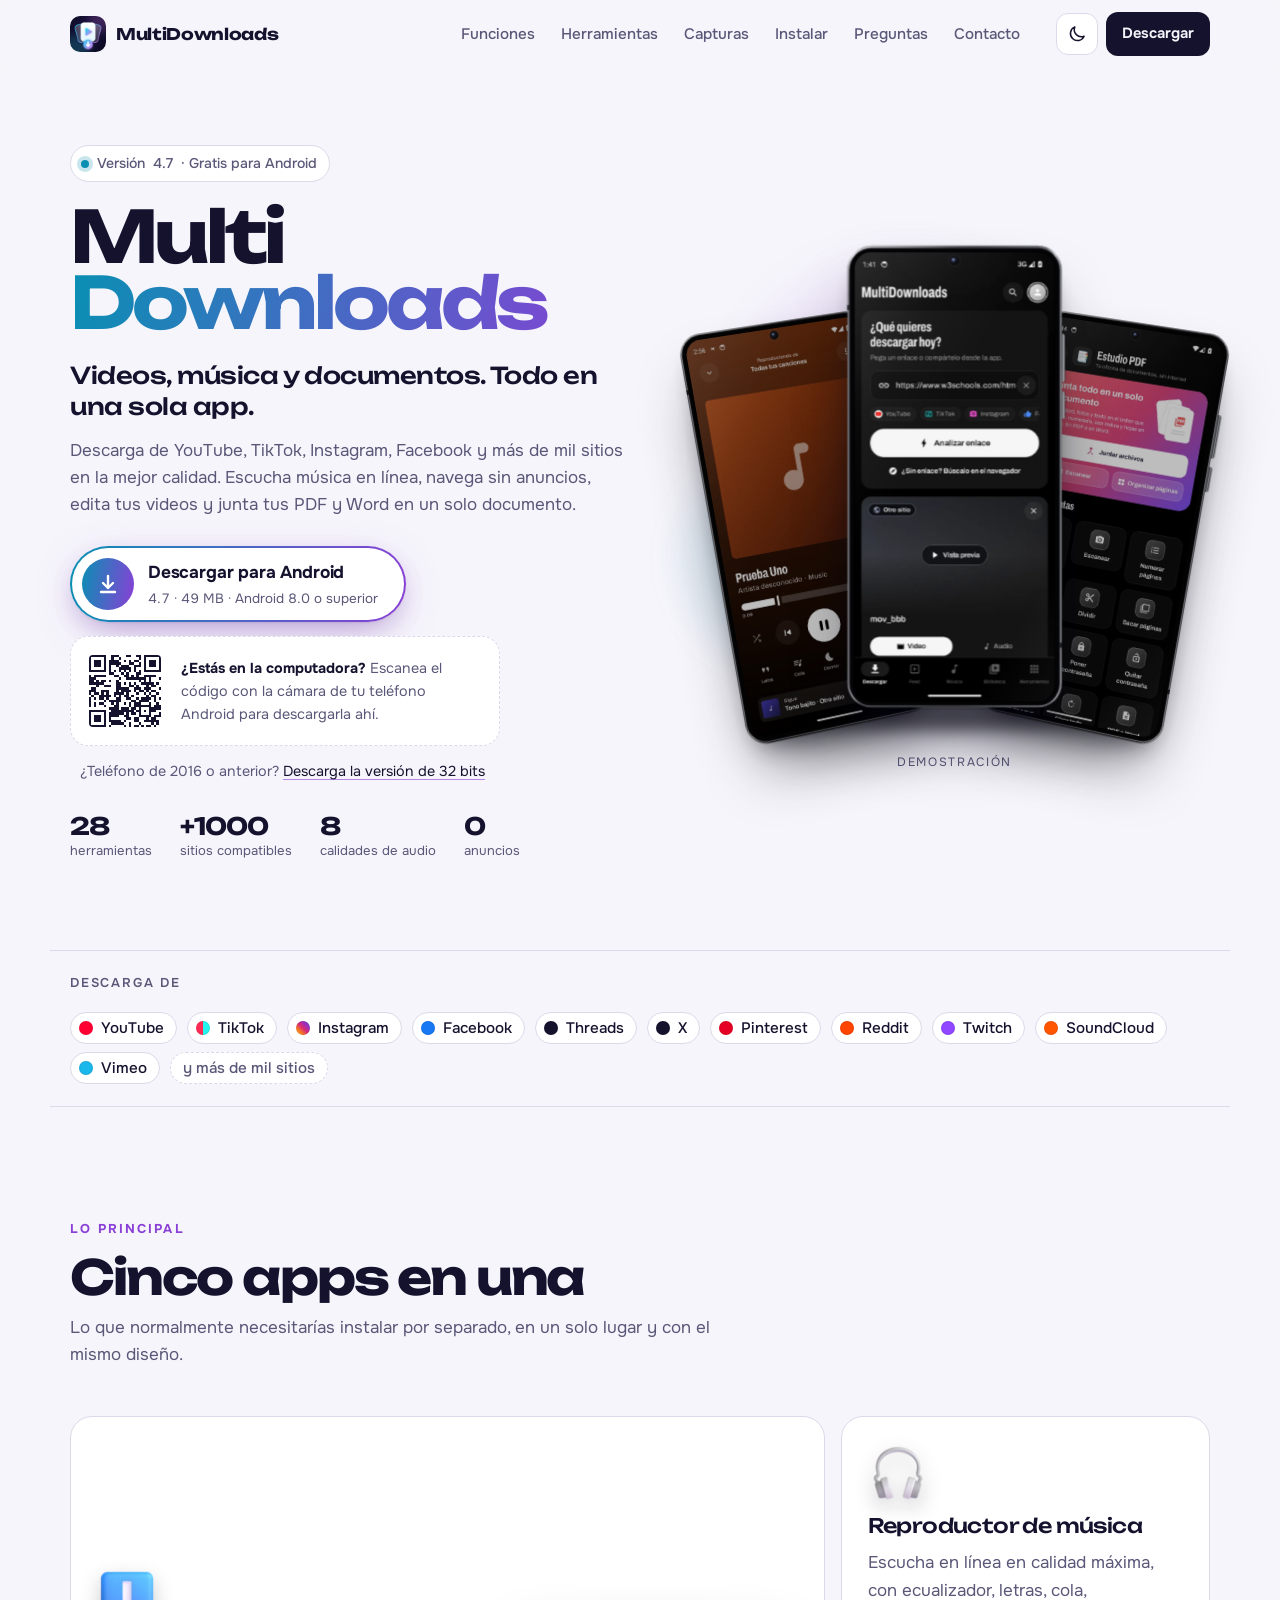
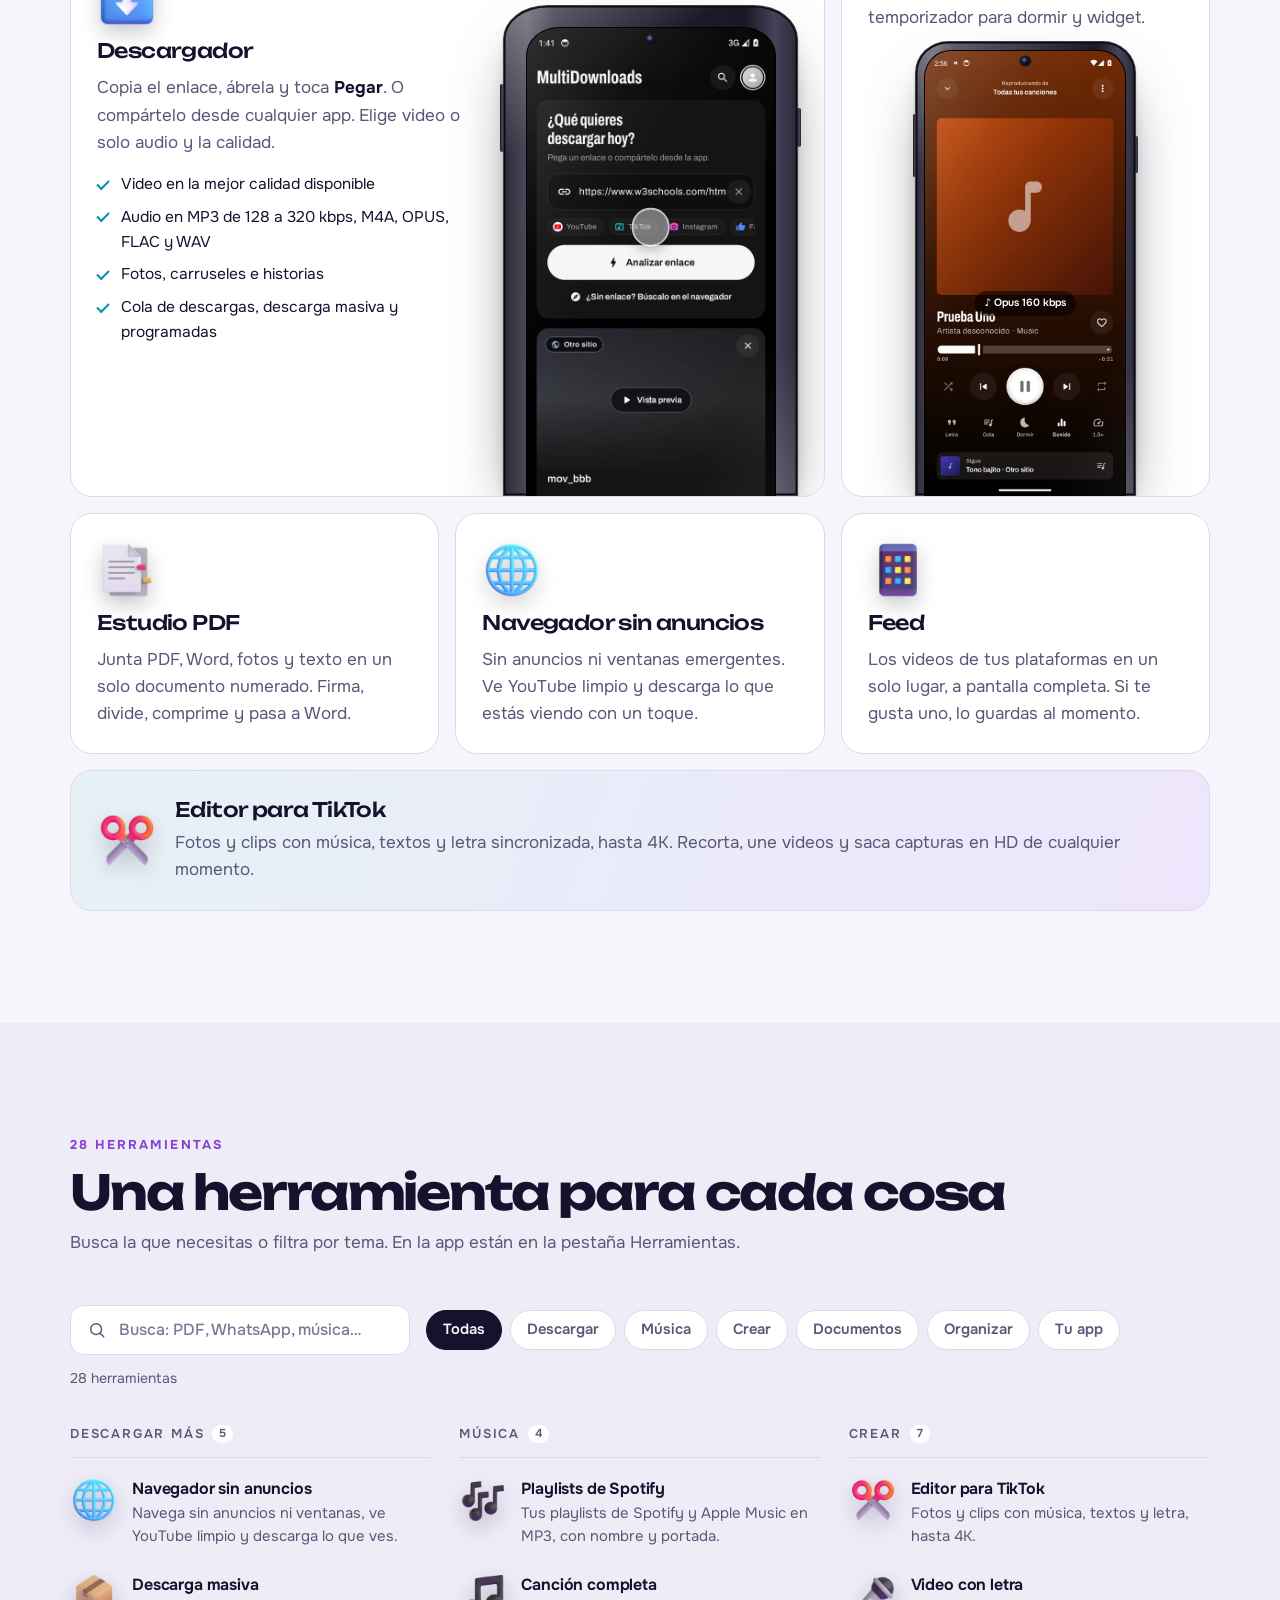
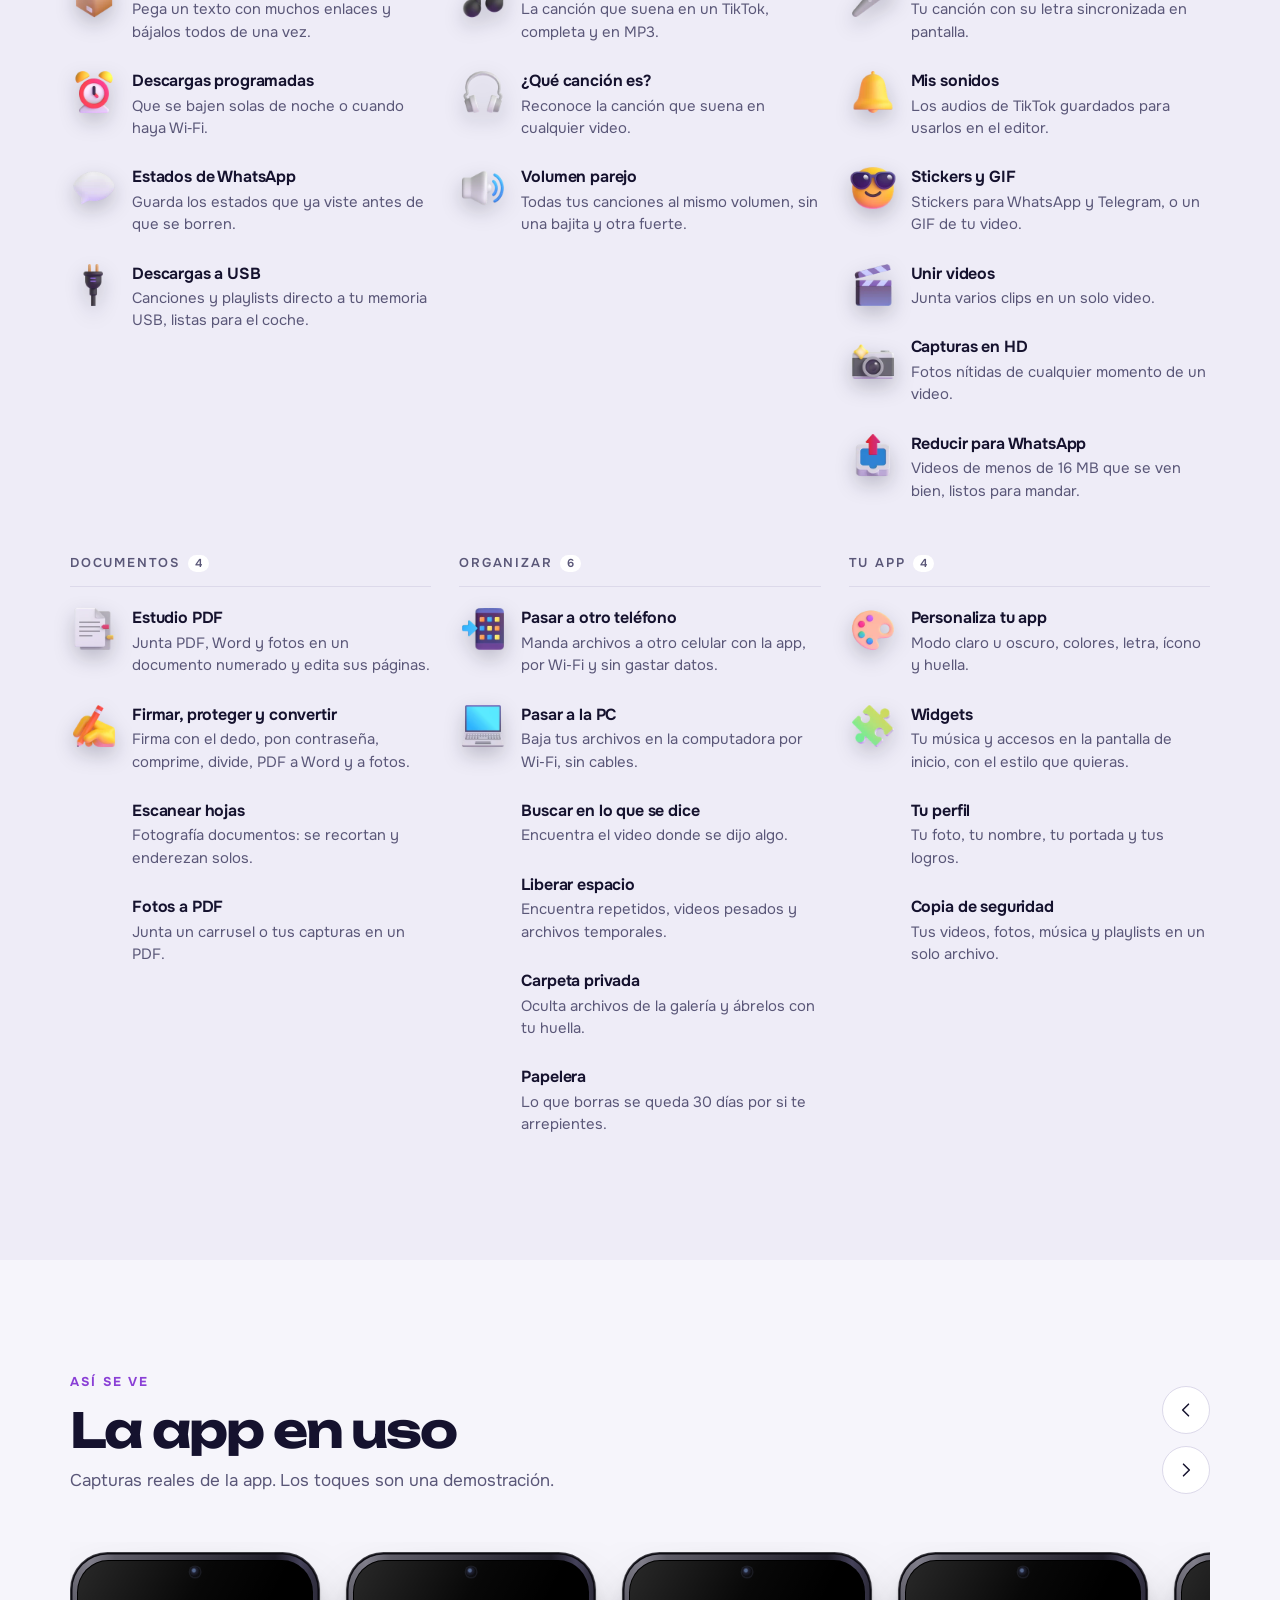
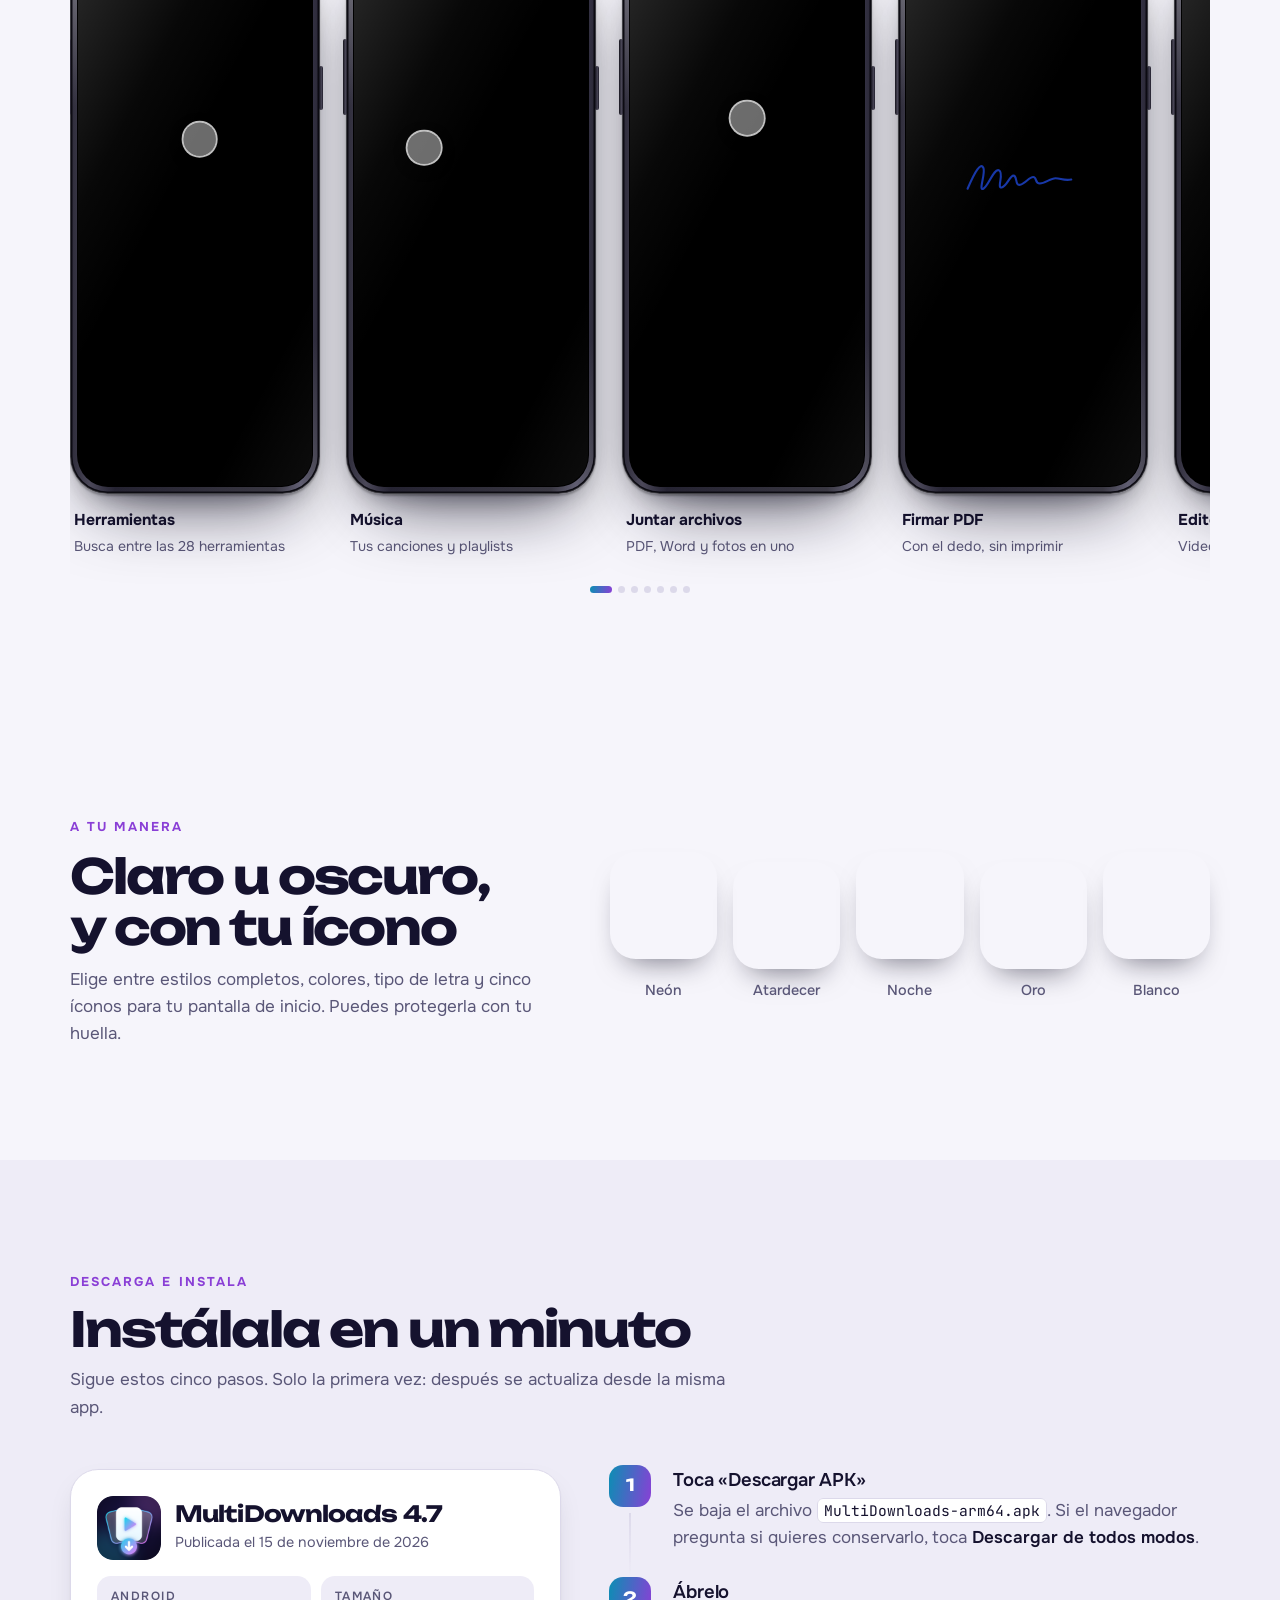
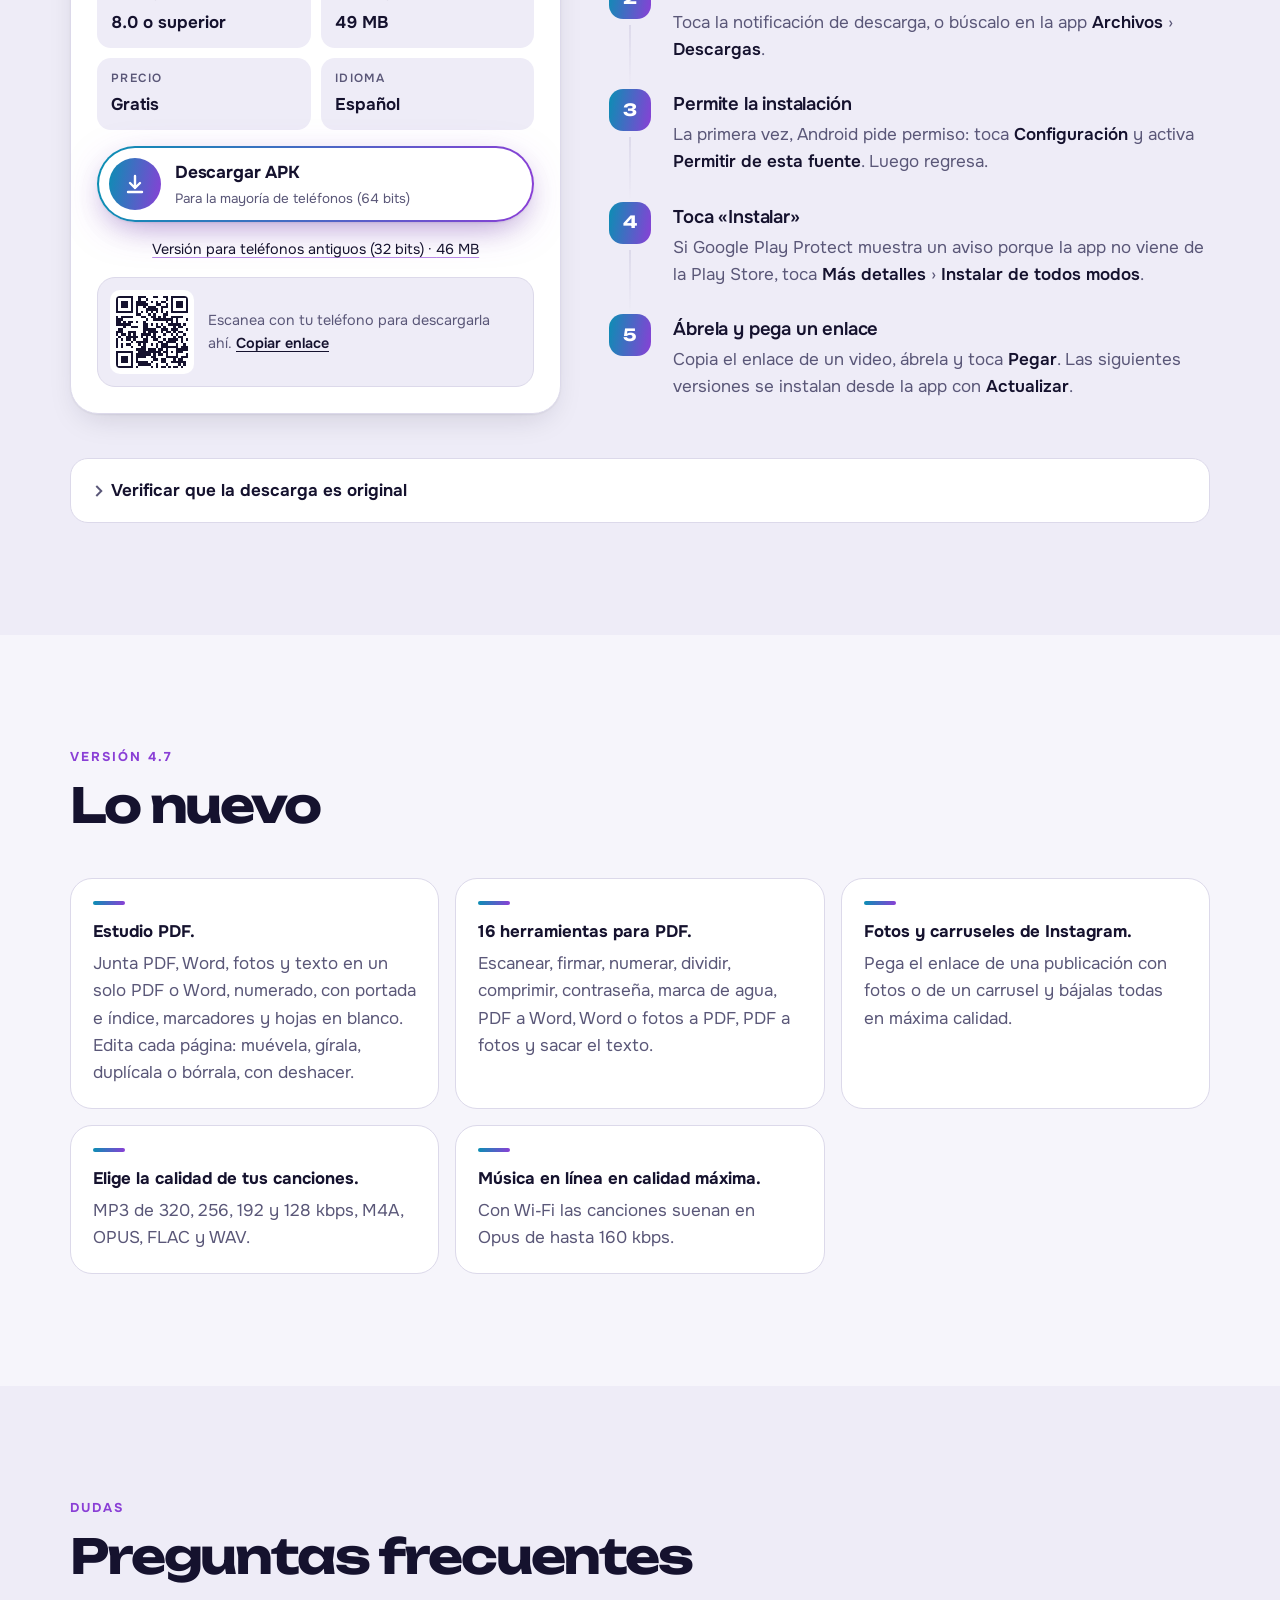
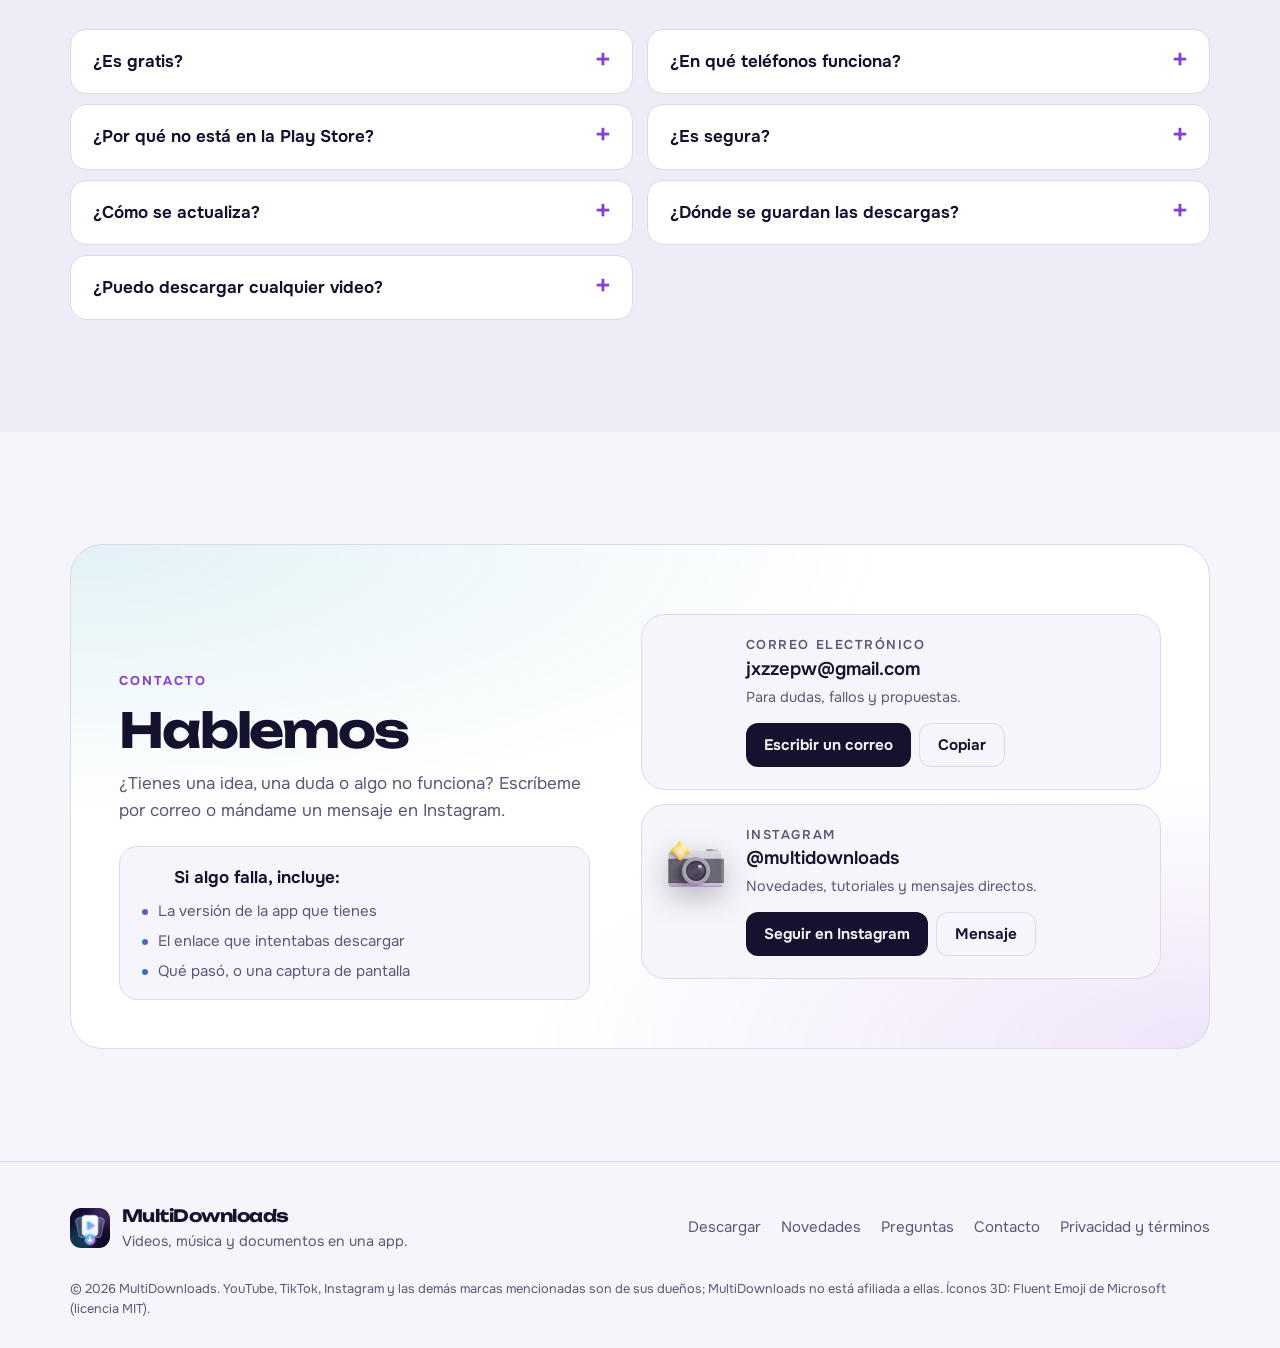
<file: index.html>
<!DOCTYPE html>
<html lang="es-MX">
<head>
<meta charset="utf-8">
<meta name="viewport" content="width=device-width, initial-scale=1, viewport-fit=cover">
<meta http-equiv="Content-Security-Policy" content="default-src 'none'; script-src 'self'; style-src 'self'; img-src 'self' data:; font-src 'self'; connect-src https://api.github.com; manifest-src 'self'; base-uri 'none'; form-action 'none'; object-src 'none'; upgrade-insecure-requests; require-trusted-types-for 'script'; trusted-types 'none'">
<meta name="referrer" content="strict-origin-when-cross-origin">
<meta name="color-scheme" content="dark light">
<meta name="theme-color" content="#0b0920" media="(prefers-color-scheme: dark)">
<meta name="theme-color" content="#f6f5fb" media="(prefers-color-scheme: light)">
<title>MultiDownloads para Android</title>
<meta name="description" content="Descarga videos y música de YouTube, TikTok, Instagram, Facebook y más. Reproductor de música, navegador sin anuncios, editor y Estudio PDF. Gratis para Android 8.0 o superior.">
<link rel="canonical" href="https://fsst.site/">
<link rel="icon" href="img/favicon-48.png" sizes="48x48" type="image/png">
<link rel="icon" href="img/icono-192.png" sizes="192x192" type="image/png">
<link rel="apple-touch-icon" href="img/apple-touch-icon.png">
<link rel="manifest" href="site.webmanifest">
<meta property="og:type" content="website">
<meta property="og:locale" content="es_MX">
<meta property="og:site_name" content="MultiDownloads">
<meta property="og:title" content="MultiDownloads: videos, música y documentos en una app">
<meta property="og:description" content="Descargas en máxima calidad, reproductor de música, navegador sin anuncios y Estudio PDF. Gratis para Android.">
<meta property="og:url" content="https://fsst.site/">
<meta property="og:image" content="https://fsst.site/img/compartir.jpg">
<meta property="og:image:width" content="1200">
<meta property="og:image:height" content="630">
<meta name="twitter:card" content="summary_large_image">
<link rel="preload" href="fuentes/unbounded-700.woff" as="font" type="font/woff" crossorigin>
<link rel="stylesheet" href="css/estilos.css">
<script type="application/ld+json">
{"@context":"https://schema.org","@type":"SoftwareApplication","name":"MultiDownloads","operatingSystem":"Android 8.0 o superior","applicationCategory":"MultimediaApplication","offers":{"@type":"Offer","price":"0","priceCurrency":"MXN"},"url":"https://fsst.site/","image":"https://fsst.site/img/icono-512.png","downloadUrl":"https://github.com/jxzzestrong-alt/multidownloads/releases/latest/download/MultiDownloads-arm64.apk","softwareVersion":"4.7","inLanguage":"es"}
</script>
<script src="js/app.js" defer></script>
</head>
<body>
<a class="saltar" href="#contenido">Ir al contenido</a>

<header class="barra" id="barra">
  <div class="barra__dentro">
    <a class="marca" href="#inicio" aria-label="MultiDownloads, inicio">
      <img src="img/icono-192.png" alt="" width="36" height="36">
      <span>MultiDownloads</span>
    </a>
    <nav class="menu" id="menu" aria-label="Secciones">
      <a href="#funciones">Funciones</a>
      <a href="#herramientas">Herramientas</a>
      <a href="#capturas">Capturas</a>
      <a href="#instalar">Instalar</a>
      <a href="#preguntas">Preguntas</a>
      <a href="#contacto">Contacto</a>
    </nav>
    <div class="barra__acciones">
      <button class="tema" id="tema" type="button" aria-label="Cambiar a modo claro" title="Modo claro u oscuro">
        <svg class="tema__sol" viewBox="0 0 24 24" aria-hidden="true"><circle cx="12" cy="12" r="4.5"/><path d="M12 2v2.5M12 19.5V22M2 12h2.5M19.5 12H22M4.9 4.9l1.8 1.8M17.3 17.3l1.8 1.8M4.9 19.1l1.8-1.8M17.3 6.7l1.8-1.8"/></svg>
        <svg class="tema__luna" viewBox="0 0 24 24" aria-hidden="true"><path d="M20.5 14.6A8.5 8.5 0 0 1 9.4 3.5a8.5 8.5 0 1 0 11.1 11.1z"/></svg>
      </button>
      <a class="boton-mini" href="#instalar">Descargar</a>
      <button class="hamburguesa" id="hamburguesa" type="button" aria-expanded="false" aria-controls="menu" aria-label="Abrir menú">
        <span></span><span></span>
      </button>
    </div>
  </div>
</header>

<main id="contenido">

<!-- ═══ Portada ═══ -->
<section class="portada" id="inicio">
  <div class="portada__texto">
    <p class="sello"><span class="punto" aria-hidden="true"></span> Versión <span data-version>4.7</span> · Gratis para Android</p>
    <h1 class="titulo"><span class="titulo__a">Multi</span><span class="titulo__b">Downloads</span></h1>
    <p class="lema">Videos, música y documentos. Todo en una sola app.</p>
    <p class="entrada">Descarga de YouTube, TikTok, Instagram, Facebook y más de mil sitios en la mejor calidad. Escucha música en línea, navega sin anuncios, edita tus videos y junta tus PDF y Word en un solo documento.</p>

    <div class="descarga">
      <a class="boton-descarga" data-apk="arm64" href="https://github.com/jxzzestrong-alt/multidownloads/releases/latest/download/MultiDownloads-arm64.apk" rel="noopener noreferrer">
        <span class="boton-descarga__flecha" aria-hidden="true"><svg viewBox="0 0 24 24"><path d="M12 4v12m0 0l-5-5m5 5l5-5M5 20h14"/></svg></span>
        <span class="boton-descarga__texto">
          <strong>Descargar para Android</strong>
          <small><span data-version>4.7</span> · <span data-peso="arm64">49 MB</span> · Android 8.0 o superior</small>
        </span>
      </a>
      <div class="qr" data-solo="escritorio">
        <img src="img/qr-instalar.svg" alt="Código QR para abrir esta página en tu teléfono" width="84" height="84">
        <p><strong>¿Estás en la computadora?</strong> Escanea el código con la cámara de tu teléfono Android para descargarla ahí.</p>
      </div>
      <p class="aviso-ios" data-solo="ios">Estás en un iPhone o iPad. MultiDownloads es solo para Android: abre esta página en tu teléfono Android.</p>
      <p class="descarga__nota" id="nota-equipo">¿Teléfono de 2016 o anterior? <a data-apk="armv7" href="https://github.com/jxzzestrong-alt/multidownloads/releases/latest/download/MultiDownloads-armv7.apk" rel="noopener noreferrer">Descarga la versión de 32 bits</a></p>
    </div>

    <ul class="datos" aria-label="En números">
      <li><strong>28</strong><span>herramientas</span></li>
      <li><strong>+1000</strong><span>sitios compatibles</span></li>
      <li><strong>8</strong><span>calidades de audio</span></li>
      <li><strong>0</strong><span>anuncios</span></li>
    </ul>
  </div>

  <div class="portada__arte" aria-hidden="true">
    <div class="abanico">
      <div class="abanico__flota">
      <div class="pro pro--izq">
        <div class="pro__marco"><div class="pro__vidrio"><div class="pro__pantalla">
          <img src="img/app-reproductor.webp" alt="" width="540" height="1200" fetchpriority="high">
          <span class="toque-h toque-h--c" aria-hidden="true"></span><span class="h-chip"><i class="ecual"><i></i><i></i><i></i><i></i></i>Opus 160 kbps</span>
          <span class="pro__brillo"></span>
        </div></div></div>
        <span class="pro__boton pro__boton--vol"></span><span class="pro__boton pro__boton--enc"></span>
      </div>
      <div class="pro pro--der">
        <div class="pro__marco"><div class="pro__vidrio"><div class="pro__pantalla">
          <img src="img/app-estudio-pdf.webp" alt="" width="540" height="1200" fetchpriority="high">
          <span class="toque-h toque-h--b" aria-hidden="true"></span><span class="h-toast h-toast--b"><b>✓</b> PDF listo</span>
          <span class="pro__brillo"></span>
        </div></div></div>
        <span class="pro__boton pro__boton--vol"></span><span class="pro__boton pro__boton--enc"></span>
      </div>
      <div class="pro pro--centro">
        <div class="pro__marco"><div class="pro__vidrio"><div class="pro__pantalla">
          <img src="img/app-descargar.webp" alt="" width="540" height="1200" fetchpriority="high">
          <span class="toque-h toque-h--a" aria-hidden="true"></span><span class="h-progreso"><span class="h-progreso__fila"><b>Descargando</b><i class="h-barra"><i></i></i></span><span class="h-progreso__listo"><b>✓</b> Guardado en tu galería</span></span>
          <span class="pro__brillo"></span>
        </div></div></div>
        <span class="pro__boton pro__boton--vol"></span><span class="pro__boton pro__boton--enc"></span>
      </div>
      </div>
      <span class="abanico__sombra"></span>
    </div>
    <p class="muestra">Demostración</p>
  </div>
</section>

<!-- ═══ Plataformas ═══ -->
<section class="plataformas" aria-label="Plataformas compatibles">
  <p>Descarga de</p>
  <ul>
    <li><i class="pt pt--youtube" aria-hidden="true"></i>YouTube</li>
    <li><i class="pt pt--tiktok" aria-hidden="true"></i>TikTok</li>
    <li><i class="pt pt--instagram" aria-hidden="true"></i>Instagram</li>
    <li><i class="pt pt--facebook" aria-hidden="true"></i>Facebook</li>
    <li><i class="pt pt--threads" aria-hidden="true"></i>Threads</li>
    <li><i class="pt pt--x" aria-hidden="true"></i>X</li>
    <li><i class="pt pt--pinterest" aria-hidden="true"></i>Pinterest</li>
    <li><i class="pt pt--reddit" aria-hidden="true"></i>Reddit</li>
    <li><i class="pt pt--twitch" aria-hidden="true"></i>Twitch</li>
    <li><i class="pt pt--soundcloud" aria-hidden="true"></i>SoundCloud</li>
    <li><i class="pt pt--vimeo" aria-hidden="true"></i>Vimeo</li>
    <li class="mas">y más de mil sitios</li>
  </ul>
</section>

<!-- ═══ Funciones ═══ -->
<section class="seccion" id="funciones" aria-labelledby="t-funciones">
  <header class="seccion__cabeza">
    <p class="antetitulo">Lo principal</p>
    <h2 id="t-funciones">Cinco apps en una</h2>
    <p>Lo que normalmente necesitarías instalar por separado, en un solo lugar y con el mismo diseño.</p>
  </header>

  <div class="bento">
    <article class="pieza pieza--grande">
      <div class="pieza__texto">
        <img class="ico3d ico3d--grande" src="img/3d/down-arrow.webp" alt="" width="64" height="64" loading="lazy">
        <h3>Descargador</h3>
        <p>Copia el enlace, ábrela y toca <b>Pegar</b>. O compártelo desde cualquier app. Elige video o solo audio y la calidad.</p>
        <ul class="puntos">
          <li>Video en la mejor calidad disponible</li>
          <li>Audio en MP3 de 128 a 320 kbps, M4A, OPUS, FLAC y WAV</li>
          <li>Fotos, carruseles e historias</li>
          <li>Cola de descargas, descarga masiva y programadas</li>
        </ul>
      </div>
      <div class="movil movil--asoma"><div class="movil__pantalla"><img src="img/app-descargar.webp" alt="Pantalla Descargar con un enlace pegado y el botón Analizar enlace" width="540" height="1200" loading="lazy"><span class="toque t-analizar" aria-hidden="true"></span></div></div>
    </article>

    <article class="pieza pieza--alta">
      <img class="ico3d ico3d--grande" src="img/3d/headphone.webp" alt="" width="64" height="64" loading="lazy">
      <h3>Reproductor de música</h3>
      <p>Escucha en línea en calidad máxima, con ecualizador, letras, cola, temporizador para dormir y widget.</p>
      <div class="movil movil--asoma"><div class="movil__pantalla"><img src="img/app-reproductor.webp" alt="Reproductor de música con portada, progreso y controles" width="540" height="1200" loading="lazy"><span class="toque t-pausa" aria-hidden="true"></span><span class="demo demo--chip" aria-hidden="true">♪ Opus 160 kbps</span></div></div>
    </article>

    <article class="pieza">
      <img class="ico3d ico3d--grande" src="img/3d/bookmark-tabs.webp" alt="" width="64" height="64" loading="lazy">
      <h3>Estudio PDF</h3>
      <p>Junta PDF, Word, fotos y texto en un solo documento numerado. Firma, divide, comprime y pasa a Word.</p>
    </article>

    <article class="pieza">
      <img class="ico3d ico3d--grande" src="img/3d/globe-with-meridians.webp" alt="" width="64" height="64" loading="lazy">
      <h3>Navegador sin anuncios</h3>
      <p>Sin anuncios ni ventanas emergentes. Ve YouTube limpio y descarga lo que estás viendo con un toque.</p>
    </article>

    <article class="pieza">
      <img class="ico3d ico3d--grande" src="img/3d/mobile-phone.webp" alt="" width="64" height="64" loading="lazy">
      <h3>Feed</h3>
      <p>Los videos de tus plataformas en un solo lugar, a pantalla completa. Si te gusta uno, lo guardas al momento.</p>
    </article>

    <article class="pieza pieza--ancha">
      <img class="ico3d ico3d--grande" src="img/3d/scissors.webp" alt="" width="64" height="64" loading="lazy">
      <div>
        <h3>Editor para TikTok</h3>
        <p>Fotos y clips con música, textos y letra sincronizada, hasta 4K. Recorta, une videos y saca capturas en HD de cualquier momento.</p>
      </div>
    </article>
  </div>
</section>

<!-- ═══ Herramientas ═══ -->
<section class="seccion seccion--banda" id="herramientas" aria-labelledby="t-herramientas">
  <header class="seccion__cabeza">
    <p class="antetitulo">28 herramientas</p>
    <h2 id="t-herramientas">Una herramienta para cada cosa</h2>
    <p>Busca la que necesitas o filtra por tema. En la app están en la pestaña Herramientas.</p>
  </header>

  <div class="filtros" role="search">
    <label class="buscador" for="buscar-herramienta">
      <svg viewBox="0 0 24 24" aria-hidden="true"><circle cx="11" cy="11" r="6.5"/><path d="M20 20l-4.2-4.2"/></svg>
      <span class="oculto">Buscar herramienta</span>
      <input id="buscar-herramienta" type="search" placeholder="Busca: PDF, WhatsApp, música…" autocomplete="off" spellcheck="false" maxlength="40">
    </label>
    <div class="chips" role="group" aria-label="Filtrar por tema">
      <button type="button" class="chip activo" data-filtro="todas" aria-pressed="true">Todas</button>
      <button type="button" class="chip" data-filtro="descargar" aria-pressed="false">Descargar</button>
      <button type="button" class="chip" data-filtro="musica" aria-pressed="false">Música</button>
      <button type="button" class="chip" data-filtro="crear" aria-pressed="false">Crear</button>
      <button type="button" class="chip" data-filtro="documentos" aria-pressed="false">Documentos</button>
      <button type="button" class="chip" data-filtro="organizar" aria-pressed="false">Organizar</button>
      <button type="button" class="chip" data-filtro="app" aria-pressed="false">Tu app</button>
    </div>
    <p class="filtros__cuenta" id="cuenta-herramientas" aria-live="polite">28 herramientas</p>
  </div>

  <div class="grupos" id="grupos">
<section class="grupo" data-grupo="descargar" aria-labelledby="g-descargar"><h3 id="g-descargar">Descargar más <span class="grupo__n">5</span></h3><ul class="herramientas"><li><img class="ico3d" src="img/3d/globe-with-meridians.webp" alt="" width="48" height="48" loading="lazy"><div><strong>Navegador sin anuncios</strong><p>Navega sin anuncios ni ventanas, ve YouTube limpio y descarga lo que ves.</p></div></li><li><img class="ico3d" src="img/3d/package.webp" alt="" width="48" height="48" loading="lazy"><div><strong>Descarga masiva</strong><p>Pega un texto con muchos enlaces y bájalos todos de una vez.</p></div></li><li><img class="ico3d" src="img/3d/alarm-clock.webp" alt="" width="48" height="48" loading="lazy"><div><strong>Descargas programadas</strong><p>Que se bajen solas de noche o cuando haya Wi‑Fi.</p></div></li><li><img class="ico3d" src="img/3d/speech-balloon.webp" alt="" width="48" height="48" loading="lazy"><div><strong>Estados de WhatsApp</strong><p>Guarda los estados que ya viste antes de que se borren.</p></div></li><li><img class="ico3d" src="img/3d/electric-plug.webp" alt="" width="48" height="48" loading="lazy"><div><strong>Descargas a USB</strong><p>Canciones y playlists directo a tu memoria USB, listas para el coche.</p></div></li></ul></section>
<section class="grupo" data-grupo="musica" aria-labelledby="g-musica"><h3 id="g-musica">Música <span class="grupo__n">4</span></h3><ul class="herramientas"><li><img class="ico3d" src="img/3d/musical-notes.webp" alt="" width="48" height="48" loading="lazy"><div><strong>Playlists de Spotify</strong><p>Tus playlists de Spotify y Apple Music en MP3, con nombre y portada.</p></div></li><li><img class="ico3d" src="img/3d/musical-note.webp" alt="" width="48" height="48" loading="lazy"><div><strong>Canción completa</strong><p>La canción que suena en un TikTok, completa y en MP3.</p></div></li><li><img class="ico3d" src="img/3d/headphone.webp" alt="" width="48" height="48" loading="lazy"><div><strong>¿Qué canción es?</strong><p>Reconoce la canción que suena en cualquier video.</p></div></li><li><img class="ico3d" src="img/3d/speaker-high-volume.webp" alt="" width="48" height="48" loading="lazy"><div><strong>Volumen parejo</strong><p>Todas tus canciones al mismo volumen, sin una bajita y otra fuerte.</p></div></li></ul></section>
<section class="grupo" data-grupo="crear" aria-labelledby="g-crear"><h3 id="g-crear">Crear <span class="grupo__n">7</span></h3><ul class="herramientas"><li><img class="ico3d" src="img/3d/scissors.webp" alt="" width="48" height="48" loading="lazy"><div><strong>Editor para TikTok</strong><p>Fotos y clips con música, textos y letra, hasta 4K.</p></div></li><li><img class="ico3d" src="img/3d/microphone.webp" alt="" width="48" height="48" loading="lazy"><div><strong>Video con letra</strong><p>Tu canción con su letra sincronizada en pantalla.</p></div></li><li><img class="ico3d" src="img/3d/bell.webp" alt="" width="48" height="48" loading="lazy"><div><strong>Mis sonidos</strong><p>Los audios de TikTok guardados para usarlos en el editor.</p></div></li><li><img class="ico3d" src="img/3d/smiling-face-with-sunglasses.webp" alt="" width="48" height="48" loading="lazy"><div><strong>Stickers y GIF</strong><p>Stickers para WhatsApp y Telegram, o un GIF de tu video.</p></div></li><li><img class="ico3d" src="img/3d/clapper-board.webp" alt="" width="48" height="48" loading="lazy"><div><strong>Unir videos</strong><p>Junta varios clips en un solo video.</p></div></li><li><img class="ico3d" src="img/3d/camera-with-flash.webp" alt="" width="48" height="48" loading="lazy"><div><strong>Capturas en HD</strong><p>Fotos nítidas de cualquier momento de un video.</p></div></li><li><img class="ico3d" src="img/3d/outbox-tray.webp" alt="" width="48" height="48" loading="lazy"><div><strong>Reducir para WhatsApp</strong><p>Videos de menos de 16 MB que se ven bien, listos para mandar.</p></div></li></ul></section>
<section class="grupo" data-grupo="documentos" aria-labelledby="g-documentos"><h3 id="g-documentos">Documentos <span class="grupo__n">4</span></h3><ul class="herramientas"><li><img class="ico3d" src="img/3d/bookmark-tabs.webp" alt="" width="48" height="48" loading="lazy"><div><strong>Estudio PDF</strong><p>Junta PDF, Word y fotos en un documento numerado y edita sus páginas.</p></div></li><li><img class="ico3d" src="img/3d/writing-hand.webp" alt="" width="48" height="48" loading="lazy"><div><strong>Firmar, proteger y convertir</strong><p>Firma con el dedo, pon contraseña, comprime, divide, PDF a Word y a fotos.</p></div></li><li><img class="ico3d" src="img/3d/camera.webp" alt="" width="48" height="48" loading="lazy"><div><strong>Escanear hojas</strong><p>Fotografía documentos: se recortan y enderezan solos.</p></div></li><li><img class="ico3d" src="img/3d/page-facing-up.webp" alt="" width="48" height="48" loading="lazy"><div><strong>Fotos a PDF</strong><p>Junta un carrusel o tus capturas en un PDF.</p></div></li></ul></section>
<section class="grupo" data-grupo="organizar" aria-labelledby="g-organizar"><h3 id="g-organizar">Organizar <span class="grupo__n">6</span></h3><ul class="herramientas"><li><img class="ico3d" src="img/3d/mobile-phone-with-arrow.webp" alt="" width="48" height="48" loading="lazy"><div><strong>Pasar a otro teléfono</strong><p>Manda archivos a otro celular con la app, por Wi‑Fi y sin gastar datos.</p></div></li><li><img class="ico3d" src="img/3d/laptop.webp" alt="" width="48" height="48" loading="lazy"><div><strong>Pasar a la PC</strong><p>Baja tus archivos en la computadora por Wi‑Fi, sin cables.</p></div></li><li><img class="ico3d" src="img/3d/magnifying-glass-tilted-right.webp" alt="" width="48" height="48" loading="lazy"><div><strong>Buscar en lo que se dice</strong><p>Encuentra el video donde se dijo algo.</p></div></li><li><img class="ico3d" src="img/3d/broom.webp" alt="" width="48" height="48" loading="lazy"><div><strong>Liberar espacio</strong><p>Encuentra repetidos, videos pesados y archivos temporales.</p></div></li><li><img class="ico3d" src="img/3d/locked.webp" alt="" width="48" height="48" loading="lazy"><div><strong>Carpeta privada</strong><p>Oculta archivos de la galería y ábrelos con tu huella.</p></div></li><li><img class="ico3d" src="img/3d/wastebasket.webp" alt="" width="48" height="48" loading="lazy"><div><strong>Papelera</strong><p>Lo que borras se queda 30 días por si te arrepientes.</p></div></li></ul></section>
<section class="grupo" data-grupo="app" aria-labelledby="g-app"><h3 id="g-app">Tu app <span class="grupo__n">4</span></h3><ul class="herramientas"><li><img class="ico3d" src="img/3d/artist-palette.webp" alt="" width="48" height="48" loading="lazy"><div><strong>Personaliza tu app</strong><p>Modo claro u oscuro, colores, letra, ícono y huella.</p></div></li><li><img class="ico3d" src="img/3d/puzzle-piece.webp" alt="" width="48" height="48" loading="lazy"><div><strong>Widgets</strong><p>Tu música y accesos en la pantalla de inicio, con el estilo que quieras.</p></div></li><li><img class="ico3d" src="img/3d/bust-in-silhouette.webp" alt="" width="48" height="48" loading="lazy"><div><strong>Tu perfil</strong><p>Tu foto, tu nombre, tu portada y tus logros.</p></div></li><li><img class="ico3d" src="img/3d/cloud.webp" alt="" width="48" height="48" loading="lazy"><div><strong>Copia de seguridad</strong><p>Tus videos, fotos, música y playlists en un solo archivo.</p></div></li></ul></section>
  </div>
  <p class="sin-resultados" id="sin-resultados" hidden>No encontré esa herramienta. Prueba con otra palabra, como «video» o «PDF».</p>
</section>

<!-- ═══ Capturas ═══ -->
<section class="seccion" id="capturas" aria-labelledby="t-capturas">
  <header class="seccion__cabeza seccion__cabeza--fila">
    <div>
      <p class="antetitulo">Así se ve</p>
      <h2 id="t-capturas">La app en uso</h2>
      <p>Capturas reales de la app. Los toques son una demostración.</p>
    </div>
    <div class="carrusel__flechas">
      <button type="button" class="flecha" data-mover="-1" aria-label="Capturas anteriores"><svg viewBox="0 0 24 24" aria-hidden="true"><path d="M15 5l-7 7 7 7"/></svg></button>
      <button type="button" class="flecha" data-mover="1" aria-label="Capturas siguientes"><svg viewBox="0 0 24 24" aria-hidden="true"><path d="M9 5l7 7-7 7"/></svg></button>
    </div>
  </header>
  <ul class="carrusel" id="carrusel" tabindex="0" aria-label="Capturas de pantalla, desliza para ver más">
    <li><div class="movil "><div class="movil__pantalla"><img src="img/app-herramientas.webp" alt="Pestaña Herramientas con tu perfil, buscador y herramientas usadas" width="540" height="1200" loading="lazy"><span class="toque t-buscar" aria-hidden="true"></span></div></div><p class="pie-foto"><strong>Herramientas</strong> Busca entre las 28 herramientas</p></li>
    <li><div class="movil "><div class="movil__pantalla"><img src="img/app-musica.webp" alt="Inicio de Música con favoritas y playlists" width="540" height="1200" loading="lazy"><span class="toque t-reproducir" aria-hidden="true"></span></div></div><p class="pie-foto"><strong>Música</strong> Tus canciones y playlists</p></li>
    <li><div class="movil "><div class="movil__pantalla"><img src="img/app-juntar.webp" alt="Juntar archivos en el Estudio PDF" width="540" height="1200" loading="lazy"><span class="toque t-elegir" aria-hidden="true"></span></div></div><p class="pie-foto"><strong>Juntar archivos</strong> PDF, Word y fotos en uno</p></li>
    <li><div class="movil "><div class="movil__pantalla"><img src="img/app-firmar.webp" alt="Firmar un PDF con el dedo" width="540" height="1200" loading="lazy"><svg class="demo-firma" viewBox="0 0 100 40" aria-hidden="true"><path d="M8 28c6-14 10-20 12-16s-4 18 0 16 8-16 12-14-2 14 2 13 6-9 9-9 1 8 5 7 7-6 10-6c3 0 1 5 5 5s8-4 12-4c4 0 6 2 12 1"/></svg></div></div><p class="pie-foto"><strong>Firmar PDF</strong> Con el dedo, sin imprimir</p></li>
    <li><div class="movil "><div class="movil__pantalla"><img src="img/app-editor.webp" alt="Editor para TikTok con línea de tiempo" width="540" height="1200" loading="lazy"><span class="toque t-agregar" aria-hidden="true"></span></div></div><p class="pie-foto"><strong>Editor</strong> Videos con música y letra</p></li>
    <li><div class="movil "><div class="movil__pantalla"><img src="img/app-personalizar.webp" alt="Personaliza tu app con estilos y colores" width="540" height="1200" loading="lazy"><span class="toque t-estilo" aria-hidden="true"></span></div></div><p class="pie-foto"><strong>Personalizar</strong> Estilos, colores e ícono</p></li>
    <li><div class="movil "><div class="movil__pantalla"><img src="img/app-claro.webp" alt="Pantalla Descargar en modo claro" width="540" height="1200" loading="lazy"><span class="toque t-pegar" aria-hidden="true"></span></div></div><p class="pie-foto"><strong>Modo claro</strong> O el oscuro, como prefieras</p></li>
  </ul>
  <div class="puntos-carrusel" id="puntos-carrusel" aria-hidden="true"></div>
</section>

<!-- ═══ Personaliza ═══ -->
<section class="seccion personaliza" aria-labelledby="t-personaliza">
  <div class="personaliza__texto">
    <p class="antetitulo">A tu manera</p>
    <h2 id="t-personaliza">Claro u oscuro, y con tu ícono</h2>
    <p>Elige entre estilos completos, colores, tipo de letra y cinco íconos para tu pantalla de inicio. Puedes protegerla con tu huella.</p>
  </div>
  <ul class="iconos" aria-label="Íconos disponibles">
    <li><img src="img/icono-neon.webp" alt="Ícono Neón" width="256" height="256" loading="lazy"><span>Neón</span></li>
    <li><img src="img/icono-atardecer.webp" alt="Ícono Atardecer" width="256" height="256" loading="lazy"><span>Atardecer</span></li>
    <li><img src="img/icono-noche.webp" alt="Ícono Noche" width="256" height="256" loading="lazy"><span>Noche</span></li>
    <li><img src="img/icono-oro.webp" alt="Ícono Oro" width="256" height="256" loading="lazy"><span>Oro</span></li>
    <li><img src="img/icono-blanco.webp" alt="Ícono Blanco" width="256" height="256" loading="lazy"><span>Blanco</span></li>
  </ul>
</section>

<!-- ═══ Instalar ═══ -->
<section class="seccion seccion--banda" id="instalar" aria-labelledby="t-instalar">
  <header class="seccion__cabeza">
    <p class="antetitulo">Descarga e instala</p>
    <h2 id="t-instalar">Instálala en un minuto</h2>
    <p>Sigue estos cinco pasos. Solo la primera vez: después se actualiza desde la misma app.</p>
  </header>

  <div class="instalar">
    <div class="instalar__tarjeta">
      <div class="instalar__cabeza">
        <img class="instalar__icono" src="img/icono-192.png" alt="" width="64" height="64">
        <div>
          <h3>MultiDownloads <span data-version>4.7</span></h3>
          <p class="instalar__fecha">Publicada el <span data-fecha>15 de noviembre de 2026</span></p>
        </div>
      </div>
      <dl class="ficha">
        <div><dt>Android</dt><dd>8.0 o superior</dd></div>
        <div><dt>Tamaño</dt><dd><span data-peso="arm64">49 MB</span></dd></div>
        <div><dt>Precio</dt><dd>Gratis</dd></div>
        <div><dt>Idioma</dt><dd>Español</dd></div>
      </dl>
      <a class="boton-descarga boton-descarga--ancho" data-apk="arm64" href="https://github.com/jxzzestrong-alt/multidownloads/releases/latest/download/MultiDownloads-arm64.apk" rel="noopener noreferrer">
        <span class="boton-descarga__flecha" aria-hidden="true"><svg viewBox="0 0 24 24"><path d="M12 4v12m0 0l-5-5m5 5l5-5M5 20h14"/></svg></span>
        <span class="boton-descarga__texto"><strong>Descargar APK</strong><small>Para la mayoría de teléfonos (64 bits)</small></span>
      </a>
      <a class="enlace-sec" data-apk="armv7" href="https://github.com/jxzzestrong-alt/multidownloads/releases/latest/download/MultiDownloads-armv7.apk" rel="noopener noreferrer">Versión para teléfonos antiguos (32 bits) · <span data-peso="armv7">46 MB</span></a>
      <div class="qr qr--tarjeta" data-solo="escritorio">
        <img src="img/qr-instalar.svg" alt="Código QR para abrir esta página en tu teléfono" width="84" height="84">
        <p>Escanea con tu teléfono para descargarla ahí. <button type="button" class="enlace-boton" id="copiar-enlace">Copiar enlace</button></p>
      </div>
    </div>

    <ol class="pasos">
      <li>
        <h3>Toca «Descargar APK»</h3>
        <p>Se baja el archivo <code>MultiDownloads-arm64.apk</code>. Si el navegador pregunta si quieres conservarlo, toca <strong>Descargar de todos modos</strong>.</p>
      </li>
      <li>
        <h3>Ábrelo</h3>
        <p>Toca la notificación de descarga, o búscalo en la app <strong>Archivos</strong> › <strong>Descargas</strong>.</p>
      </li>
      <li>
        <h3>Permite la instalación</h3>
        <p>La primera vez, Android pide permiso: toca <strong>Configuración</strong> y activa <strong>Permitir de esta fuente</strong>. Luego regresa.</p>
      </li>
      <li>
        <h3>Toca «Instalar»</h3>
        <p>Si Google Play Protect muestra un aviso porque la app no viene de la Play Store, toca <strong>Más detalles</strong> › <strong>Instalar de todos modos</strong>.</p>
      </li>
      <li>
        <h3>Ábrela y pega un enlace</h3>
        <p>Copia el enlace de un video, ábrela y toca <strong>Pegar</strong>. Las siguientes versiones se instalan desde la app con <strong>Actualizar</strong>.</p>
      </li>
    </ol>
  </div>

  <details class="verificar">
    <summary>Verificar que la descarga es original</summary>
    <div class="verificar__cuerpo">
      <p>Descarga la app solo desde esta página. Cada versión está firmada con el mismo certificado; si el archivo fuera modificado, Android no la instalaría encima de la tuya.</p>
      <dl>
        <div><dt>SHA-256 del APK de 64 bits (<span data-version>4.7</span>)</dt><dd><code data-sha="arm64">a2880dbd12699614fc007a2e84274afa5898b7746dd0c09f288e9a6e0e9d1be4</code></dd></div>
        <div><dt>Huella del certificado de firma</dt><dd><code>aa71fb6ef4e827f19a9450e69fb02f1900d3a532d6dd8806517a34d77e8bad13</code></dd></div>
      </dl>
    </div>
  </details>
</section>

<!-- ═══ Novedades ═══ -->
<section class="seccion" id="novedades" aria-labelledby="t-novedades">
  <header class="seccion__cabeza">
    <p class="antetitulo">Versión <span data-version>4.7</span></p>
    <h2 id="t-novedades">Lo nuevo</h2>
  </header>
  <ul class="novedades" id="novedades-lista">
    <li><strong>Estudio PDF.</strong> Junta PDF, Word, fotos y texto en un solo PDF o Word, numerado, con portada e índice, marcadores y hojas en blanco. Edita cada página: muévela, gírala, duplícala o bórrala, con deshacer.</li>
    <li><strong>16 herramientas para PDF.</strong> Escanear, firmar, numerar, dividir, comprimir, contraseña, marca de agua, PDF a Word, Word o fotos a PDF, PDF a fotos y sacar el texto.</li>
    <li><strong>Fotos y carruseles de Instagram.</strong> Pega el enlace de una publicación con fotos o de un carrusel y bájalas todas en máxima calidad.</li>
    <li><strong>Elige la calidad de tus canciones.</strong> MP3 de 320, 256, 192 y 128 kbps, M4A, OPUS, FLAC y WAV.</li>
    <li><strong>Música en línea en calidad máxima.</strong> Con Wi‑Fi las canciones suenan en Opus de hasta 160 kbps.</li>
  </ul>
</section>

<!-- ═══ Preguntas ═══ -->
<section class="seccion seccion--banda" id="preguntas" aria-labelledby="t-preguntas">
  <header class="seccion__cabeza">
    <p class="antetitulo">Dudas</p>
    <h2 id="t-preguntas">Preguntas frecuentes</h2>
  </header>
  <div class="preguntas">
    <details><summary>¿Es gratis?</summary><p>Sí. La app es gratis y no pide cuenta, registro ni tarjeta.</p></details>
    <details><summary>¿En qué teléfonos funciona?</summary><p>En teléfonos y tabletas con Android 8.0 (Oreo) o superior. Casi todos los teléfonos desde 2017 usan la versión de 64 bits. Si tu teléfono es muy antiguo y la de 64 bits no se instala, usa la de 32 bits. No funciona en iPhone.</p></details>
    <details><summary>¿Por qué no está en la Play Store?</summary><p>La Play Store no permite apps que descargan videos de otras plataformas. Por eso se instala directo desde esta página, como un archivo APK.</p></details>
    <details><summary>¿Es segura?</summary><p>Sí. La app no tiene publicidad ni rastreadores, no pide cuenta y tus archivos se quedan en tu teléfono. Descárgala solo desde esta página y, si quieres, compara la huella de seguridad en «Verificar que la descarga es original».</p></details>
    <details><summary>¿Cómo se actualiza?</summary><p>La app te avisa cuando hay una versión nueva. Toca <strong>Actualizar</strong> y se instala encima, sin perder tus descargas ni tus ajustes.</p></details>
    <details><summary>¿Dónde se guardan las descargas?</summary><p>En tu galería y en la carpeta <strong>Descargas › MultiDownloads</strong>, ordenadas por tipo: videos, música, fotos y PDF.</p></details>
    <details><summary>¿Puedo descargar cualquier video?</summary><p>Descarga solo contenido tuyo, de dominio público o que tengas permiso de guardar. Respeta los derechos de autor y las reglas de cada plataforma.</p></details>
  </div>
</section>

<!-- ═══ Contacto ═══ -->
<section class="seccion" id="contacto" aria-labelledby="t-contacto">
  <div class="contacto">
    <div class="contacto__intro">
      <img class="ico3d ico3d--saludo" src="img/3d/waving-hand.webp" alt="" width="72" height="72" loading="lazy">
      <p class="antetitulo">Contacto</p>
      <h2 id="t-contacto">Hablemos</h2>
      <p>¿Tienes una idea, una duda o algo no funciona? Escríbeme por correo o mándame un mensaje en Instagram.</p>
      <div class="reporte">
        <p class="reporte__titulo"><img src="img/3d/light-bulb.webp" alt="" width="28" height="28" loading="lazy"> Si algo falla, incluye:</p>
        <ul>
          <li>La versión de la app que tienes</li>
          <li>El enlace que intentabas descargar</li>
          <li>Qué pasó, o una captura de pantalla</li>
        </ul>
      </div>
    </div>

    <div class="contacto__canales">
      <article class="canal">
        <img class="canal__ico" src="img/3d/e-mail.webp" alt="" width="64" height="64" loading="lazy">
        <div class="canal__cuerpo">
          <h3>Correo electrónico</h3>
          <p class="canal__valor" id="correo-texto">jxzzepw [arroba] gmail.com</p>
          <p class="canal__detalle">Para dudas, fallos y propuestas.</p>
          <div class="canal__acciones">
            <a class="boton boton--lleno" id="correo" data-c="bW9jLmxpYW1nQHdwZXp6eGo=" href="#contacto">Escribir un correo</a>
            <button type="button" class="boton boton--borde" id="copiar-correo">Copiar</button>
          </div>
        </div>
      </article>
      <article class="canal">
        <img class="canal__ico" src="img/3d/camera-with-flash.webp" alt="" width="64" height="64" loading="lazy">
        <div class="canal__cuerpo">
          <h3>Instagram</h3>
          <p class="canal__valor">@multidownloads</p>
          <p class="canal__detalle">Novedades, tutoriales y mensajes directos.</p>
          <div class="canal__acciones">
            <a class="boton boton--lleno" href="https://www.instagram.com/multidownloads/" rel="noopener noreferrer">Seguir en Instagram</a>
            <a class="boton boton--borde" href="https://ig.me/m/multidownloads" rel="noopener noreferrer">Mensaje</a>
          </div>
        </div>
      </article>
    </div>
  </div>
</section>

</main>

<footer class="pie">
  <div class="pie__dentro">
    <div class="pie__marca">
      <img src="img/icono-192.png" alt="" width="40" height="40" loading="lazy">
      <div>
        <strong>MultiDownloads</strong>
        <span>Videos, música y documentos en una app.</span>
      </div>
    </div>
    <nav class="pie__enlaces" aria-label="Enlaces del pie">
      <a href="#instalar">Descargar</a>
      <a href="#novedades">Novedades</a>
      <a href="#preguntas">Preguntas</a>
      <a href="#contacto">Contacto</a>
      <a href="privacidad.html">Privacidad y términos</a>
    </nav>
  </div>
  <p class="pie__legal">© 2026 MultiDownloads. YouTube, TikTok, Instagram y las demás marcas mencionadas son de sus dueños; MultiDownloads no está afiliada a ellas. Íconos 3D: Fluent Emoji de Microsoft (licencia MIT).</p>
</footer>

<!-- Barra de descarga fija en el teléfono -->
<div class="barra-descarga" id="barra-descarga" aria-hidden="true">
  <img src="img/icono-192.png" alt="" width="40" height="40">
  <div><strong>MultiDownloads</strong><span><span data-version>4.7</span> · Gratis · <span data-peso="arm64">49 MB</span></span></div>
  <a class="boton boton--lleno" data-apk="arm64" href="https://github.com/jxzzestrong-alt/multidownloads/releases/latest/download/MultiDownloads-arm64.apk" rel="noopener noreferrer" tabindex="-1">Descargar</a>
</div>
<a class="subir" id="subir" href="#inicio" aria-label="Volver arriba"><svg viewBox="0 0 24 24" aria-hidden="true"><path d="M12 19V5m0 0l-6 6m6-6l6 6"/></svg></a>
<div class="aviso" id="aviso" role="status" aria-live="polite"></div>
</body>
</html>
</file>
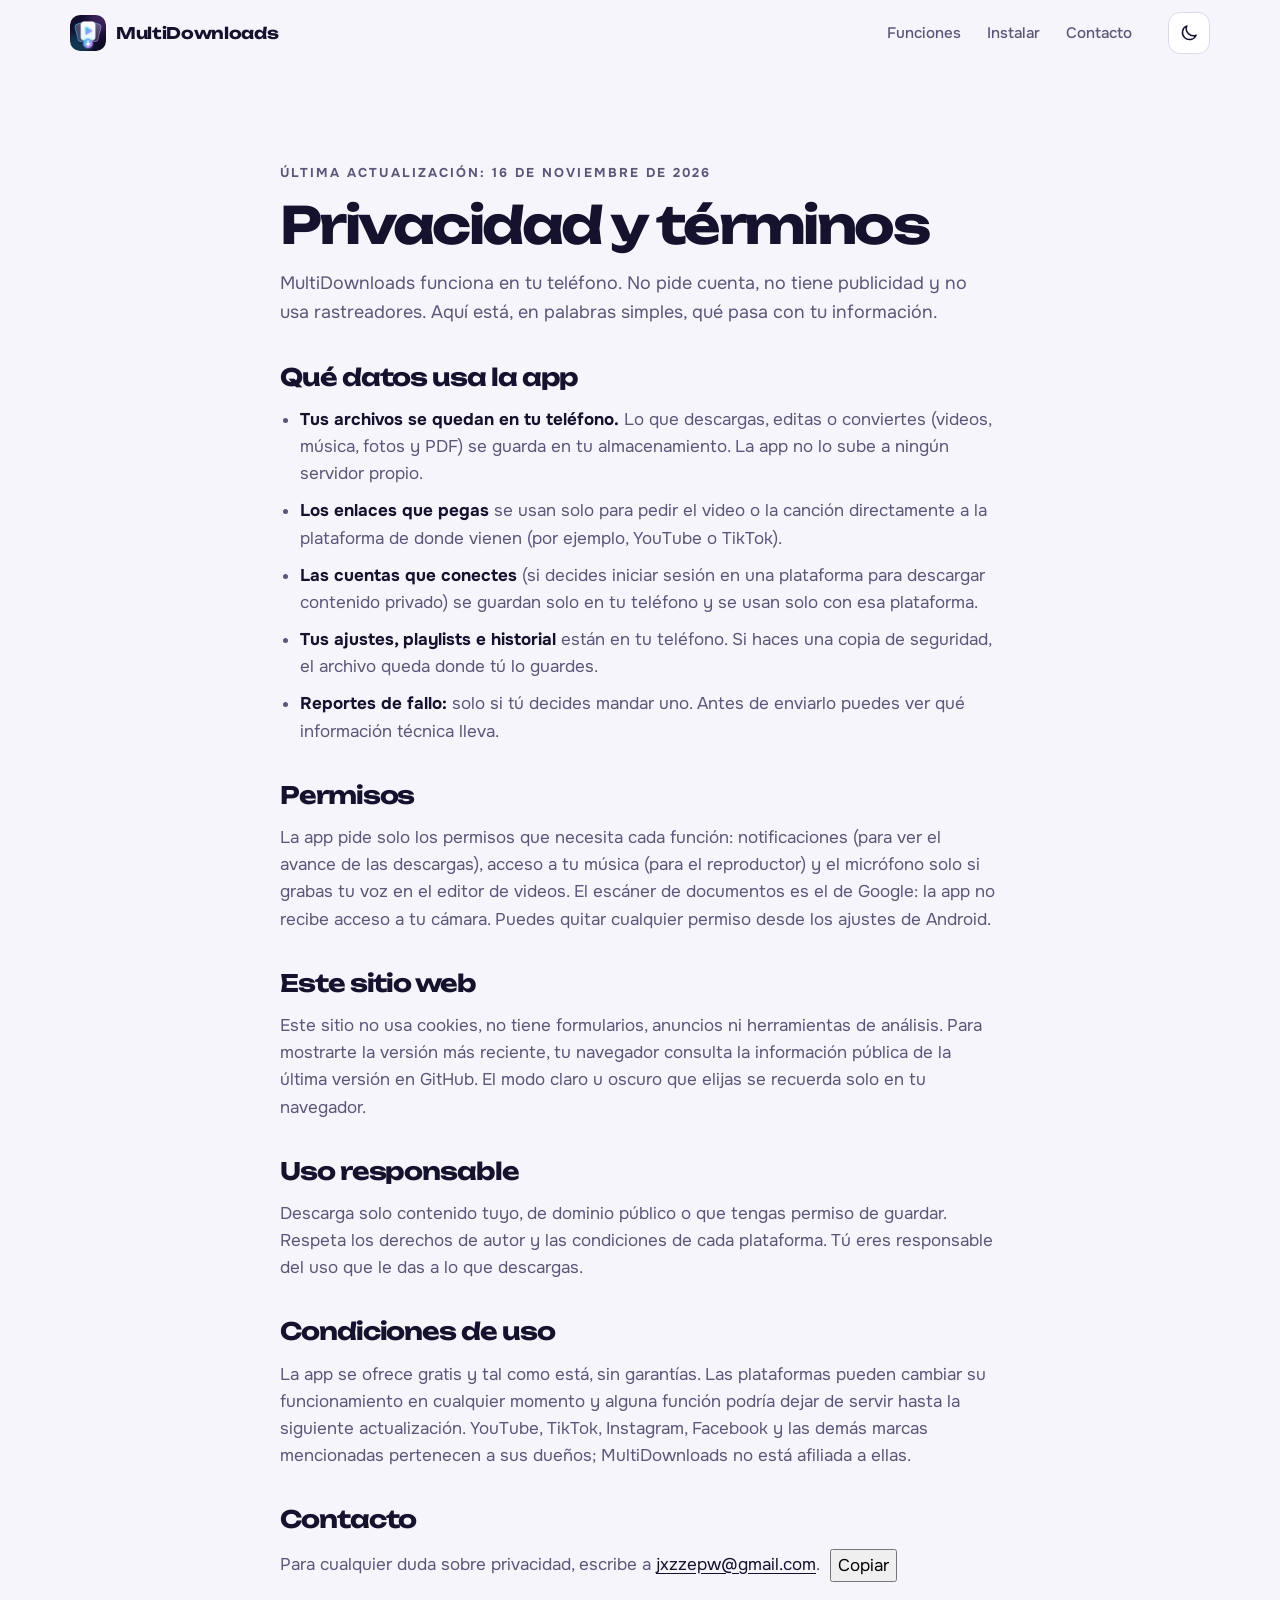
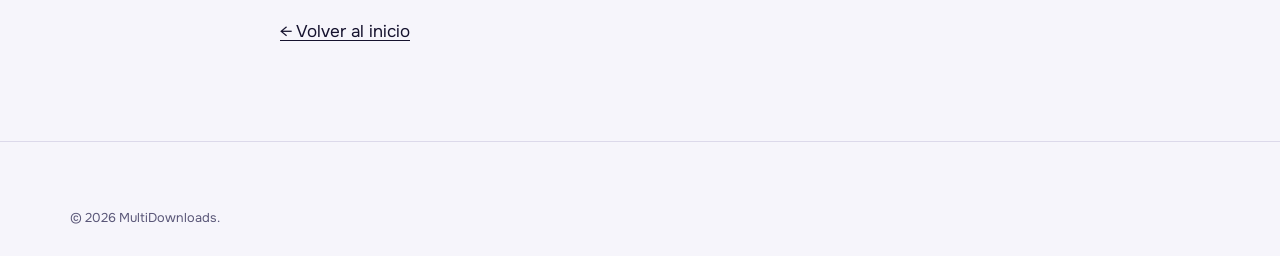
<file: privacidad.html>
<!DOCTYPE html>
<html lang="es-MX">
<head>
<meta charset="utf-8">
<meta name="viewport" content="width=device-width, initial-scale=1">
<meta http-equiv="Content-Security-Policy" content="default-src 'none'; script-src 'self'; style-src 'self'; img-src 'self' data:; font-src 'self'; connect-src https://api.github.com; manifest-src 'self'; base-uri 'none'; form-action 'none'; object-src 'none'; upgrade-insecure-requests; require-trusted-types-for 'script'; trusted-types 'none'">
<meta name="referrer" content="strict-origin-when-cross-origin">
<meta name="color-scheme" content="dark light">
<title>Privacidad y términos · MultiDownloads</title>
<meta name="description" content="Cómo trata tus datos MultiDownloads y las condiciones de uso de la app.">
<link rel="canonical" href="https://fsst.site/privacidad.html">
<link rel="icon" href="img/favicon-48.png" sizes="48x48" type="image/png">
<link rel="stylesheet" href="css/estilos.css">
<link rel="stylesheet" href="css/legal.css">
<script src="js/app.js" defer></script>
</head>
<body>
<a class="saltar" href="#contenido">Ir al contenido</a>
<header class="barra" id="barra">
  <div class="barra__dentro">
    <a class="marca" href="./" aria-label="MultiDownloads, inicio"><img src="img/icono-192.png" alt="" width="36" height="36"><span>MultiDownloads</span></a>
    <nav class="menu" id="menu" aria-label="Secciones"><a href="./#funciones">Funciones</a><a href="./#instalar">Instalar</a><a href="./#contacto">Contacto</a></nav>
    <div class="barra__acciones">
      <button class="tema" id="tema" type="button" aria-label="Cambiar a modo claro">
        <svg class="tema__sol" viewBox="0 0 24 24" aria-hidden="true"><circle cx="12" cy="12" r="4.5"/><path d="M12 2v2.5M12 19.5V22M2 12h2.5M19.5 12H22M4.9 4.9l1.8 1.8M17.3 17.3l1.8 1.8M4.9 19.1l1.8-1.8M17.3 6.7l1.8-1.8"/></svg>
        <svg class="tema__luna" viewBox="0 0 24 24" aria-hidden="true"><path d="M20.5 14.6A8.5 8.5 0 0 1 9.4 3.5a8.5 8.5 0 1 0 11.1 11.1z"/></svg>
      </button>
      <button class="hamburguesa" id="hamburguesa" type="button" aria-expanded="false" aria-controls="menu" aria-label="Abrir menú"><span></span><span></span></button>
    </div>
  </div>
</header>
<main id="contenido" class="legal">
  <p class="antetitulo">Última actualización: 16 de noviembre de 2026</p>
  <h1>Privacidad y términos</h1>
  <p class="legal__entrada">MultiDownloads funciona en tu teléfono. No pide cuenta, no tiene publicidad y no usa rastreadores. Aquí está, en palabras simples, qué pasa con tu información.</p>

  <h2>Qué datos usa la app</h2>
  <ul>
    <li><strong>Tus archivos se quedan en tu teléfono.</strong> Lo que descargas, editas o conviertes (videos, música, fotos y PDF) se guarda en tu almacenamiento. La app no lo sube a ningún servidor propio.</li>
    <li><strong>Los enlaces que pegas</strong> se usan solo para pedir el video o la canción directamente a la plataforma de donde vienen (por ejemplo, YouTube o TikTok).</li>
    <li><strong>Las cuentas que conectes</strong> (si decides iniciar sesión en una plataforma para descargar contenido privado) se guardan solo en tu teléfono y se usan solo con esa plataforma.</li>
    <li><strong>Tus ajustes, playlists e historial</strong> están en tu teléfono. Si haces una copia de seguridad, el archivo queda donde tú lo guardes.</li>
    <li><strong>Reportes de fallo:</strong> solo si tú decides mandar uno. Antes de enviarlo puedes ver qué información técnica lleva.</li>
  </ul>

  <h2>Permisos</h2>
  <p>La app pide solo los permisos que necesita cada función: notificaciones (para ver el avance de las descargas), acceso a tu música (para el reproductor) y el micrófono solo si grabas tu voz en el editor de videos. El escáner de documentos es el de Google: la app no recibe acceso a tu cámara. Puedes quitar cualquier permiso desde los ajustes de Android.</p>

  <h2>Este sitio web</h2>
  <p>Este sitio no usa cookies, no tiene formularios, anuncios ni herramientas de análisis. Para mostrarte la versión más reciente, tu navegador consulta la información pública de la última versión en GitHub. El modo claro u oscuro que elijas se recuerda solo en tu navegador.</p>

  <h2>Uso responsable</h2>
  <p>Descarga solo contenido tuyo, de dominio público o que tengas permiso de guardar. Respeta los derechos de autor y las condiciones de cada plataforma. Tú eres responsable del uso que le das a lo que descargas.</p>

  <h2>Condiciones de uso</h2>
  <p>La app se ofrece gratis y tal como está, sin garantías. Las plataformas pueden cambiar su funcionamiento en cualquier momento y alguna función podría dejar de servir hasta la siguiente actualización. YouTube, TikTok, Instagram, Facebook y las demás marcas mencionadas pertenecen a sus dueños; MultiDownloads no está afiliada a ellas.</p>

  <h2>Contacto</h2>
  <p>Para cualquier duda sobre privacidad, escribe a <a id="correo" data-c="bW9jLmxpYW1nQHdwZXp6eGo=" href="./#contacto">jxzzepw [arroba] gmail.com</a>. <button type="button" class="copiar" id="copiar-correo">Copiar</button></p>
  <p class="legal__volver"><a href="./">← Volver al inicio</a></p>
</main>
<footer class="pie"><p class="pie__legal">© 2026 MultiDownloads.</p></footer>
<div class="aviso" id="aviso" role="status" aria-live="polite"></div>
</body>
</html>
</file>
<file: css/estilos.css>
/* MultiDownloads · sitio oficial
   Idea: la pila de tarjetas del ícono (tres hojas en abanico y la insignia de descarga) guía la portada;
   medianoche índigo con el degradado cian → orquídea del ícono como único acento. */

@font-face { font-family: "Unbounded"; src: url("../fuentes/unbounded-700.woff") format("woff"); font-weight: 700; font-display: swap; }
@font-face { font-family: "Unbounded"; src: url("../fuentes/unbounded-500.woff") format("woff"); font-weight: 500; font-display: swap; }
@font-face { font-family: "Onest"; src: url("../fuentes/onest.woff") format("woff"); font-weight: 100 900; font-display: swap; }
@font-face { font-family: "JetBrains Mono"; src: url("../fuentes/jetbrains.woff") format("woff"); font-weight: 100 800; font-display: swap; }

:root {
  /* Claro */
  --fondo: #f6f5fb;
  --fondo-2: #eeecf7;
  --superficie: #ffffff;
  --linea: #dcd9ea;
  --texto: #15122e;
  --tenue: #5a5778;
  --cian: #0a8fb3;
  --orquidea: #8a3fd6;
  --sobre-acento: #ffffff;
  --sombra: 0 1px 2px rgb(21 18 46 / .06), 0 12px 32px -12px rgb(21 18 46 / .18);
  --vidrio: rgb(246 245 251 / .8);

  --f-titulo: "Unbounded", "Arial Black", system-ui, sans-serif;
  --f-cuerpo: "Onest", system-ui, -apple-system, "Segoe UI", Roboto, sans-serif;
  --f-mono: "JetBrains Mono", ui-monospace, "Cascadia Mono", Consolas, monospace;

  --degradado: linear-gradient(100deg, var(--cian), var(--orquidea));
  --radio: 22px;
  --ancho: 1180px;
  color-scheme: light;
}
@media (prefers-color-scheme: dark) {
  :root:not([data-theme="light"]) {
    --fondo: #0b0920; --fondo-2: #110e2a; --superficie: #161333; --linea: #2a2650;
    --texto: #f3f2fb; --tenue: #aaa6c8; --cian: #3ad6f5; --orquidea: #c98bff; --sobre-acento: #0b0920;
    --sombra: 0 1px 2px rgb(0 0 0 / .4), 0 20px 40px -18px rgb(0 0 0 / .7);
    --vidrio: rgb(11 9 32 / .74);
    color-scheme: dark;
  }
}
:root[data-theme="dark"] {
  --fondo: #0b0920; --fondo-2: #110e2a; --superficie: #161333; --linea: #2a2650;
  --texto: #f3f2fb; --tenue: #aaa6c8; --cian: #3ad6f5; --orquidea: #c98bff; --sobre-acento: #0b0920;
  --sombra: 0 1px 2px rgb(0 0 0 / .4), 0 20px 40px -18px rgb(0 0 0 / .7);
  --vidrio: rgb(11 9 32 / .74);
  color-scheme: dark;
}

/* ─── Base ─── */
*, *::before, *::after { box-sizing: border-box; }
html { -webkit-text-size-adjust: 100%; scroll-behavior: smooth; scroll-padding-top: 84px; }
body {
  margin: 0; background: var(--fondo); color: var(--texto);
  font: 400 1.0625rem/1.6 var(--f-cuerpo); -webkit-font-smoothing: antialiased; overflow-x: clip;
}
img { max-width: 100%; height: auto; display: block; }
a { color: inherit; }
h1, h2, h3 { margin: 0; text-wrap: balance; }
p { margin: 0; }
ul, ol { margin: 0; padding: 0; list-style: none; }
code { font-family: var(--f-mono); font-size: .86em; }
svg { width: 1em; height: 1em; fill: none; stroke: currentColor; stroke-width: 1.8; stroke-linecap: round; stroke-linejoin: round; }
button { font: inherit; }
:focus-visible { outline: 2.5px solid var(--cian); outline-offset: 3px; border-radius: 8px; }
.oculto { position: absolute; width: 1px; height: 1px; overflow: hidden; clip: rect(0 0 0 0); white-space: nowrap; }
.saltar { position: absolute; left: 12px; top: -60px; z-index: 60; padding: 10px 16px; border-radius: 10px; background: var(--texto); color: var(--fondo); text-decoration: none; font-weight: 600; }
.saltar:focus { top: 12px; }
[data-solo] { display: none; }
.es-escritorio [data-solo="escritorio"], .es-ios [data-solo="ios"] { display: flex; }

/* ─── Botones ─── */
.boton {
  display: inline-flex; align-items: center; justify-content: center; gap: 8px; min-height: 44px; padding: 0 18px;
  border-radius: 12px; font-weight: 650; font-size: .95rem; text-decoration: none; cursor: pointer; white-space: nowrap;
  transition: transform .15s, background .2s, border-color .2s;
}
.boton:active { transform: scale(.97); }
.boton--lleno { background: var(--texto); color: var(--fondo); border: 0; }
.boton--lleno:hover { background: color-mix(in oklab, var(--texto) 86%, var(--orquidea)); }
.boton--borde { background: transparent; color: var(--texto); border: 1px solid var(--linea); }
.boton--borde:hover { border-color: var(--tenue); }
.boton--borde.listo { color: var(--cian); border-color: var(--cian); }
.enlace-boton { border: 0; background: none; padding: 0; color: var(--texto); font-weight: 600; text-decoration: underline; text-underline-offset: 3px; cursor: pointer; }

/* ─── Barra superior ─── */
.barra {
  position: sticky; top: 0; z-index: 40; background: var(--vidrio);
  backdrop-filter: saturate(1.4) blur(14px); -webkit-backdrop-filter: saturate(1.4) blur(14px);
  border-bottom: 1px solid transparent; transition: border-color .25s;
}
.barra.con-borde { border-bottom-color: var(--linea); }
.barra__dentro { max-width: var(--ancho); margin: 0 auto; padding: 12px max(20px, env(safe-area-inset-left)); display: flex; align-items: center; gap: 24px; }
.marca { display: flex; align-items: center; gap: 10px; text-decoration: none; font: 700 1rem/1 var(--f-titulo); letter-spacing: -.02em; }
.marca img { border-radius: 10px; }
.menu { display: flex; gap: 2px; margin-left: auto; }
.menu a { position: relative; padding: 8px 12px; border-radius: 10px; text-decoration: none; color: var(--tenue); font-weight: 500; font-size: .95rem; transition: color .2s, background .2s; }
.menu a:hover { color: var(--texto); background: var(--fondo-2); }
.menu a.actual { color: var(--texto); }
.menu a.actual::after { content: ""; position: absolute; left: 12px; right: 12px; bottom: 2px; height: 2px; border-radius: 2px; background: var(--degradado); }
.barra__acciones { display: flex; align-items: center; gap: 8px; }
.tema, .hamburguesa { width: 42px; height: 42px; border-radius: 12px; border: 1px solid var(--linea); background: var(--superficie); color: var(--texto); display: grid; place-items: center; cursor: pointer; }
.tema svg { width: 20px; height: 20px; }
.tema__luna { display: none; }
:root[data-theme="light"] .tema__sol, :root:not([data-theme]) .tema__sol { display: none; }
:root[data-theme="light"] .tema__luna, :root:not([data-theme]) .tema__luna { display: block; }
@media (prefers-color-scheme: dark) {
  :root:not([data-theme]) .tema__sol { display: block; }
  :root:not([data-theme]) .tema__luna { display: none; }
}
.boton-mini { padding: 10px 16px; border-radius: 12px; text-decoration: none; font-weight: 650; font-size: .92rem; background: var(--texto); color: var(--fondo); }
.hamburguesa { display: none; flex-direction: column; align-items: center; justify-content: center; gap: 5px; }
.hamburguesa span { display: block; width: 18px; height: 2px; border-radius: 2px; background: currentColor; transition: transform .25s; }
.hamburguesa[aria-expanded="true"] span:first-child { transform: translateY(3.5px) rotate(45deg); }
.hamburguesa[aria-expanded="true"] span:last-child { transform: translateY(-3.5px) rotate(-45deg); }

/* ─── Portada ─── */
.portada {
  max-width: var(--ancho); margin: 0 auto; padding: clamp(36px, 6vw, 80px) 20px clamp(48px, 7vw, 96px);
  display: grid; grid-template-columns: minmax(0, 1.05fr) minmax(0, .95fr); gap: clamp(24px, 5vw, 64px); align-items: center; position: relative;
}
.portada::before {
  content: ""; position: absolute; z-index: -1; right: 2%; top: 8%; width: min(600px, 62vw); aspect-ratio: 1;
  background: radial-gradient(closest-side, color-mix(in oklab, var(--orquidea) 30%, transparent), transparent 70%),
              radial-gradient(closest-side at 30% 70%, color-mix(in oklab, var(--cian) 24%, transparent), transparent 70%);
  filter: blur(12px);
}
.sello { display: inline-flex; align-items: center; gap: 8px; padding: 6px 12px 6px 10px; border-radius: 999px; border: 1px solid var(--linea); background: var(--superficie); color: var(--tenue); font-size: .88rem; font-weight: 500; }
.punto { width: 8px; height: 8px; border-radius: 50%; background: var(--cian); box-shadow: 0 0 0 4px color-mix(in oklab, var(--cian) 22%, transparent); }
.titulo { margin-top: 22px; font-family: var(--f-titulo); font-weight: 700; font-size: clamp(2.5rem, 5.6vw, 4.9rem); line-height: .92; letter-spacing: -.055em; display: flex; flex-direction: column; }
.titulo__b { background: var(--degradado); -webkit-background-clip: text; background-clip: text; color: transparent; padding-bottom: .06em; }
.lema { margin-top: 20px; font: 500 clamp(1.15rem, 2.2vw, 1.45rem)/1.35 var(--f-titulo); letter-spacing: -.02em; }
.entrada { margin-top: 14px; color: var(--tenue); max-width: 56ch; }

.descarga { margin-top: 28px; display: grid; gap: 14px; justify-items: start; }
.boton-descarga {
  display: inline-flex; align-items: center; gap: 14px; padding: 10px 26px 10px 10px; border-radius: 999px; text-decoration: none; color: var(--texto);
  background: linear-gradient(var(--superficie), var(--superficie)) padding-box, var(--degradado) border-box; border: 2px solid transparent;
  box-shadow: var(--sombra), 0 10px 40px -12px color-mix(in oklab, var(--orquidea) 55%, transparent);
  transition: transform .2s, box-shadow .2s;
}
.boton-descarga:hover { transform: translateY(-2px); box-shadow: var(--sombra), 0 16px 48px -12px color-mix(in oklab, var(--orquidea) 70%, transparent); }
.boton-descarga:active { transform: translateY(0) scale(.99); }
.boton-descarga__flecha { width: 52px; height: 52px; border-radius: 50%; display: grid; place-items: center; flex: none; background: var(--degradado); color: var(--sobre-acento); }
.boton-descarga__flecha svg { width: 24px; height: 24px; stroke-width: 2.4; }
.boton-descarga:hover .boton-descarga__flecha svg { animation: bajar .7s ease-in-out; }
@keyframes bajar { 40% { transform: translateY(4px); } }
.boton-descarga__texto { display: grid; gap: 1px; text-align: left; }
.boton-descarga__texto strong { font-size: 1.08rem; font-weight: 700; letter-spacing: -.01em; }
.boton-descarga__texto small { color: var(--tenue); font-size: .84rem; font-variant-numeric: tabular-nums; }
.boton-descarga--ancho { width: 100%; }
.descarga__nota { font-size: .9rem; color: var(--tenue); padding-left: 10px; }
.descarga__nota a, .enlace-sec { color: var(--texto); text-decoration-color: color-mix(in oklab, var(--orquidea) 60%, transparent); text-underline-offset: 3px; }
.qr { align-items: center; gap: 14px; padding: 12px 16px 12px 12px; border-radius: 18px; border: 1px dashed var(--linea); background: var(--superficie); max-width: 430px; }
.qr img { width: 84px; height: 84px; padding: 6px; border-radius: 10px; background: #fff; flex: none; }
.qr p { font-size: .9rem; color: var(--tenue); }
.qr strong { color: var(--texto); }
.aviso-ios { padding: 12px 14px; border-radius: 12px; background: color-mix(in oklab, #ffb020 18%, var(--superficie)); font-size: .92rem; max-width: 430px; }
.datos { margin-top: 30px; display: grid; grid-template-columns: repeat(4, auto); justify-content: start; gap: 8px 28px; }
.datos li { display: grid; }
.datos strong { font: 700 1.5rem/1.1 var(--f-titulo); letter-spacing: -.04em; }
.datos span { font-size: .82rem; color: var(--tenue); }

/* ─── Teléfonos realistas ─── */
.movil {
  --r: 15%;
  position: relative; aspect-ratio: 9 / 19.5; padding: 3.3%;
  border-radius: var(--r) / calc(var(--r) * 9 / 19.5);
  /* marco de aluminio con brillo */
  background:
    linear-gradient(145deg, rgb(255 255 255 / .35), rgb(255 255 255 / 0) 22%, rgb(255 255 255 / 0) 78%, rgb(255 255 255 / .18)),
    linear-gradient(90deg, #2c2a38, #4b4859 8%, #232130 18%, #1a1824 82%, #45425a 92%, #2b2937);
  box-shadow:
    inset 0 0 0 1px rgb(255 255 255 / .22),
    inset 0 0 0 2.5px #0c0b12,
    0 2px 2px rgb(0 0 0 / .25),
    0 34px 70px -28px rgb(8 6 24 / .78),
    0 14px 28px -18px rgb(8 6 24 / .55);
}
/* botones laterales: encendido a la derecha, volumen a la izquierda */
.movil::before, .movil::after { content: ""; position: absolute; width: 1.4%; border-radius: 2px; background: linear-gradient(90deg, #15141d, #4a4757 60%, #22202c); }
.movil::before { right: -1.1%; top: 21%; height: 8%; }
.movil::after { left: -1.1%; top: 16%; height: 14%; }
.movil__pantalla {
  position: relative; height: 100%; overflow: hidden; background: #000;
  border-radius: calc(var(--r) * .86) / calc(var(--r) * .86 * 9 / 19.5);
  box-shadow: 0 0 0 1px #000;
}
.movil__pantalla > img { width: 100%; height: 100%; object-fit: cover; object-position: top; }
/* cámara frontal */
.movil__pantalla::before {
  content: ""; position: absolute; z-index: 3; top: 1.25%; left: 50%; width: 4.2%; aspect-ratio: 1; transform: translateX(-50%); border-radius: 50%;
  background: radial-gradient(circle at 38% 35%, #4b5f86 0 14%, #16182a 30%, #050508 62%); box-shadow: 0 0 0 1.5px #111219;
}
/* reflejo del vidrio */
.movil__pantalla::after {
  content: ""; position: absolute; inset: 0; z-index: 4; pointer-events: none;
  background: linear-gradient(118deg, rgb(255 255 255 / .16) 0%, rgb(255 255 255 / .03) 26%, rgb(255 255 255 / 0) 42%, rgb(255 255 255 / 0) 80%, rgb(255 255 255 / .05) 100%);
}
/* El abanico: tres teléfonos como las tres tarjetas del ícono */
.portada__arte { display: grid; place-items: center; gap: 10px; }
.muestra { font-size: .75rem; letter-spacing: .14em; text-transform: uppercase; color: var(--tenue); }

/* ─── Portada: tres teléfonos de gama alta en abanico, con una demostración sincronizada ───
   Un solo ciclo de 12 s para los tres: primero descarga el del centro, luego el de la derecha
   junta un PDF y al final el de la izquierda reproduce música. El que actúa se ilumina. */
.abanico { --ciclo: 12s; position: relative; width: min(100%, 480px); aspect-ratio: 1 / 1.06; perspective: 1800px; }
.abanico__flota { position: absolute; inset: 0; transform-style: preserve-3d; }
.abanico__sombra {
  position: absolute; left: 14%; right: 14%; bottom: 1%; height: 7%; border-radius: 50%; z-index: -1;
  background: radial-gradient(closest-side, rgb(5 4 18 / .55), transparent); filter: blur(6px);
}
.pro { position: absolute; width: 44%; top: 3%; left: 28%; aspect-ratio: 9 / 19.4; transform-origin: 50% 92%; }
.pro--izq { transform: translateX(-56%) translateY(6%) rotateY(16deg) rotateZ(-10deg) scale(.9); filter: brightness(.74) saturate(.9); }
.pro--der { transform: translateX(56%) translateY(6%) rotateY(-16deg) rotateZ(10deg) scale(.9); filter: brightness(.74) saturate(.9); }
.pro--centro { z-index: 2; transform: translateZ(30px); }

/* Marco de titanio: plano, esquinas casi rectas y bordes pulidos */
.pro__marco {
  --r: 11.5%;
  position: absolute; inset: 0; padding: 1.15%;
  border-radius: var(--r) / calc(var(--r) * 9 / 19.4);
  background:
    linear-gradient(160deg, rgb(255 255 255 / .55) 0%, rgb(255 255 255 / 0) 9%, rgb(255 255 255 / 0) 88%, rgb(255 255 255 / .28) 100%),
    linear-gradient(90deg, #6d6f76 0%, #b9bbc2 3%, #5c5e65 7%, #3a3b41 50%, #5b5d64 93%, #b4b6bd 97%, #6a6c73 100%);
  box-shadow:
    inset 0 1px 0 rgb(255 255 255 / .55),
    inset 0 -1px 0 rgb(0 0 0 / .5),
    0 1px 1px rgb(0 0 0 / .35),
    0 40px 70px -26px rgb(6 5 20 / .85),
    0 16px 28px -16px rgb(6 5 20 / .6);
}
/* bandas de antena del marco */
.pro__marco::before, .pro__marco::after { content: ""; position: absolute; width: 1.2%; height: 1.1%; background: #1d1e22; }
.pro__marco::before { left: 0; top: 13%; }
.pro__marco::after { right: 0; bottom: 13%; }
/* Vidrio negro con biseles mínimos */
.pro__vidrio {
  position: relative; height: 100%; padding: 2.1%; background: #040406;
  border-radius: calc(var(--r) * .9) / calc(var(--r) * .9 * 9 / 19.4);
  box-shadow: inset 0 0 0 1px rgb(255 255 255 / .06);
}
.pro__pantalla {
  position: relative; height: 100%; overflow: hidden; background: #000;
  border-radius: calc(var(--r) * .72) / calc(var(--r) * .72 * 9 / 19.4);
}
.pro__pantalla > img { width: 100%; height: 100%; object-fit: cover; object-position: top; }
/* cámara frontal centrada */
.pro__pantalla::before {
  content: ""; position: absolute; z-index: 6; top: 1.05%; left: 50%; width: 3.6%; aspect-ratio: 1; transform: translateX(-50%); border-radius: 50%;
  background: radial-gradient(circle at 36% 34%, #6a7fae 0 10%, #1b1f33 26%, #050508 58%); box-shadow: 0 0 0 1.5px #0b0b10, 0 0 0 2.5px rgb(255 255 255 / .05);
}
/* reflejo fijo del vidrio y un destello que recorre los tres teléfonos en orden */
.pro__pantalla::after {
  content: ""; position: absolute; inset: 0; z-index: 7; pointer-events: none;
  background: linear-gradient(120deg, rgb(255 255 255 / .14) 0%, rgb(255 255 255 / .03) 24%, transparent 40%, transparent 82%, rgb(255 255 255 / .05) 100%);
}
.pro__brillo { position: absolute; inset: -20% -60%; z-index: 7; pointer-events: none; opacity: 0;
  background: linear-gradient(105deg, transparent 42%, rgb(255 255 255 / .22) 50%, transparent 58%); }
/* botones en el lado derecho: volumen arriba, encendido abajo */
.pro__boton { position: absolute; right: -1.3%; width: 1.5%; border-radius: 0 3px 3px 0;
  background: linear-gradient(90deg, #3c3d43, #a9abb2 55%, #55575d); box-shadow: 1px 0 1px rgb(0 0 0 / .3); }
.pro__boton--vol { top: 19%; height: 10.5%; }
.pro__boton--enc { top: 31.5%; height: 6%; }

/* Demostración en la portada */
.toque-h { position: absolute; z-index: 8; width: 15%; aspect-ratio: 1; transform: translate(-50%, -50%); pointer-events: none; opacity: 0;
  border-radius: 50%; background: rgb(255 255 255 / .42); box-shadow: 0 0 0 2px rgb(255 255 255 / .8), 0 4px 14px rgb(0 0 0 / .35); }
.toque-h::after { content: ""; position: absolute; inset: 0; border-radius: 50%; border: 2px solid rgb(255 255 255 / .85); opacity: 0; }
.toque-h--a { left: 50%; top: 43.8%; }
.toque-h--b { left: 66%; top: 33%; }
.toque-h--c { left: 50%; top: 77.9%; }
.h-progreso { position: absolute; z-index: 8; left: 6%; right: 6%; bottom: 12%; height: 10.5%; pointer-events: none; }
.h-progreso__fila, .h-progreso__listo, .h-toast {
  position: absolute; display: grid; align-content: center; gap: 6px; padding: 0 9%; border-radius: 14px; color: #fff;
  font: 600 clamp(8px, 2.6vw, 12px)/1.2 var(--f-cuerpo); box-shadow: 0 10px 24px rgb(0 0 0 / .45), inset 0 0 0 1px rgb(255 255 255 / .12);
}
.h-progreso__fila, .h-progreso__listo { inset: 0; }
.h-progreso__fila { background: rgb(22 19 51 / .94); opacity: 0; }
.h-progreso__listo, .h-toast { background: #1f8f5c; text-align: center; opacity: 0; }
.h-progreso__listo b, .h-toast b { font-weight: 800; margin-right: 4px; }
.h-barra { display: block; height: 5px; border-radius: 5px; background: rgb(255 255 255 / .15); overflow: hidden; }
.h-barra i { display: block; height: 100%; width: 100%; border-radius: inherit; background: linear-gradient(90deg, #3ad6f5, #c98bff); transform-origin: left; }
.h-toast--b { left: 40%; right: 5%; top: 13%; height: 8%; padding: 0 6%; }
.h-chip { position: absolute; z-index: 8; left: 34%; top: 55%; transform: translateX(-50%); display: inline-flex; align-items: center; gap: 6px;
  padding: 5px 11px; border-radius: 999px; background: rgb(0 0 0 / .6); color: #fff; font: 600 clamp(7px, 2.2vw, 10.5px)/1 var(--f-cuerpo); white-space: nowrap; opacity: 0; }
.ecual { display: inline-flex; align-items: flex-end; gap: 1.5px; height: 9px; }
.ecual i { display: block; width: 2px; height: 100%; border-radius: 1px; background: #3ad6f5; transform-origin: bottom; }

@media (prefers-reduced-motion: no-preference) {
  .abanico__flota { animation: flotar 6s ease-in-out infinite; }
  .pro--izq { animation: abrir-izq 1.1s cubic-bezier(.2, .8, .2, 1) .15s both, foco-c var(--ciclo) ease-in-out 1.3s infinite; }
  .pro--der { animation: abrir-der 1.1s cubic-bezier(.2, .8, .2, 1) .15s both, foco-b var(--ciclo) ease-in-out 1.3s infinite; }
  .pro__brillo { animation: destello var(--ciclo) ease-in-out 1.3s infinite; }
  .pro--izq .pro__brillo { animation-delay: 1.5s; }
  .pro--der .pro__brillo { animation-delay: 1.1s; }
  .toque-h--a { animation: toque-a var(--ciclo) ease-in-out 1.3s infinite; }
  .toque-h--a::after { animation: onda-a var(--ciclo) ease-out 1.3s infinite; }
  .toque-h--b { animation: toque-b var(--ciclo) ease-in-out 1.3s infinite; }
  .toque-h--b::after { animation: onda-b var(--ciclo) ease-out 1.3s infinite; }
  .toque-h--c { animation: toque-c var(--ciclo) ease-in-out 1.3s infinite; }
  .toque-h--c::after { animation: onda-c var(--ciclo) ease-out 1.3s infinite; }
  .h-progreso__fila { animation: fila-a var(--ciclo) 1.3s infinite; }
  .h-barra i { animation: barra-a var(--ciclo) ease-in-out 1.3s infinite; }
  .h-progreso__listo { animation: listo-a var(--ciclo) 1.3s infinite; }
  .h-toast--b { animation: toast-b var(--ciclo) 1.3s infinite; }
  .h-chip { animation: chip-c var(--ciclo) 1.3s infinite; }
  .ecual i { animation: ecual .9s ease-in-out infinite alternate; }
  .ecual i:nth-child(2) { animation-delay: .2s; } .ecual i:nth-child(3) { animation-delay: .4s; } .ecual i:nth-child(4) { animation-delay: .1s; }
}
@media (prefers-reduced-motion: reduce) {
  .h-progreso__listo, .h-chip { opacity: 1; }
}
@keyframes abrir-izq { from { transform: translateX(0) translateY(0) rotateY(0) rotateZ(0) scale(.9); } }
@keyframes abrir-der { from { transform: translateX(0) translateY(0) rotateY(0) rotateZ(0) scale(.9); } }
@keyframes flotar { 50% { transform: translateY(-9px); } }
/* el teléfono que actúa se ilumina */
@keyframes foco-b { 0%, 44% { filter: brightness(.74) saturate(.9); } 48%, 70% { filter: brightness(1) saturate(1); } 74%, 100% { filter: brightness(.74) saturate(.9); } }
@keyframes foco-c { 0%, 71% { filter: brightness(.74) saturate(.9); } 75%, 97% { filter: brightness(1) saturate(1); } 100% { filter: brightness(.74) saturate(.9); } }
@keyframes destello { 0%, 2% { opacity: 0; transform: translateX(-40%); } 5% { opacity: 1; } 12%, 100% { opacity: 0; transform: translateX(40%); } }
/* toques: A (centro) al 2 %, B (derecha) al 48 %, C (izquierda) al 75 % del ciclo */
@keyframes toque-a { 0% { opacity: 0; transform: translate(-50%, -50%) scale(1.5); } 2% { opacity: 1; transform: translate(-50%, -50%) scale(1); } 4% { transform: translate(-50%, -50%) scale(.78); } 6% { opacity: 1; transform: translate(-50%, -50%) scale(1); } 9%, 100% { opacity: 0; } }
@keyframes onda-a { 0%, 3.5% { opacity: 0; transform: scale(.8); } 4% { opacity: .9; } 10%, 100% { opacity: 0; transform: scale(2.4); } }
@keyframes toque-b { 0%, 45% { opacity: 0; transform: translate(-50%, -50%) scale(1.5); } 48% { opacity: 1; transform: translate(-50%, -50%) scale(1); } 50% { transform: translate(-50%, -50%) scale(.78); } 52% { opacity: 1; transform: translate(-50%, -50%) scale(1); } 55%, 100% { opacity: 0; } }
@keyframes onda-b { 0%, 49.5% { opacity: 0; transform: scale(.8); } 50% { opacity: .9; } 56%, 100% { opacity: 0; transform: scale(2.4); } }
@keyframes toque-c { 0%, 72% { opacity: 0; transform: translate(-50%, -50%) scale(1.5); } 75% { opacity: 1; transform: translate(-50%, -50%) scale(1); } 77% { transform: translate(-50%, -50%) scale(.78); } 79% { opacity: 1; transform: translate(-50%, -50%) scale(1); } 82%, 100% { opacity: 0; } }
@keyframes onda-c { 0%, 76.5% { opacity: 0; transform: scale(.8); } 77% { opacity: .9; } 83%, 100% { opacity: 0; transform: scale(2.4); } }
@keyframes fila-a { 0%, 6% { opacity: 0; transform: translateY(10px); } 9%, 31% { opacity: 1; transform: none; } 33%, 100% { opacity: 0; } }
@keyframes barra-a { 0%, 9% { transform: scaleX(.04); } 30%, 100% { transform: scaleX(1); } }
@keyframes listo-a { 0%, 31% { opacity: 0; transform: scale(.94); } 34%, 44% { opacity: 1; transform: none; } 47%, 100% { opacity: 0; } }
@keyframes toast-b { 0%, 53% { opacity: 0; transform: translateY(10px); } 56%, 70% { opacity: 1; transform: none; } 73%, 100% { opacity: 0; } }
@keyframes chip-c { 0%, 79% { opacity: 0; transform: translateX(-50%) translateY(6px); } 82%, 96% { opacity: 1; transform: translateX(-50%); } 99%, 100% { opacity: 0; } }
@keyframes ecual { from { transform: scaleY(.25); } to { transform: scaleY(1); } }

/* ─── Demostración: toques como si alguien usara la app ─── */
.toque { position: absolute; z-index: 5; left: var(--x, 50%); top: var(--y, 50%); width: 14%; aspect-ratio: 1; transform: translate(-50%, -50%); pointer-events: none; }
.toque::before, .toque::after { content: ""; position: absolute; inset: 0; border-radius: 50%; }
.toque::before { background: rgb(255 255 255 / .42); box-shadow: 0 0 0 2px rgb(255 255 255 / .75), 0 4px 14px rgb(0 0 0 / .35); }
.toque::after { border: 2px solid rgb(255 255 255 / .8); opacity: 0; }
.t-analizar { --x: 50%; --y: 42.5%; }
.t-pausa { --x: 50%; --y: 75.6%; }
.t-buscar { --x: 52%; --y: 34%; }
.t-reproducir { --x: 30%; --y: 35.6%; }
.t-elegir { --x: 50%; --y: 30%; }
.t-agregar { --x: 52%; --y: 71.5%; }
.t-estilo { --x: 53%; --y: 31%; }
.t-pegar { --x: 79%; --y: 29.6%; }
.demo { position: absolute; z-index: 5; pointer-events: none; font-family: var(--f-cuerpo); }
.demo--descarga { left: 6%; right: 6%; bottom: 13%; height: 11%; }
.demo__fila, .demo__listo {
  position: absolute; inset: 0; display: grid; align-content: center; gap: 6px; padding: 0 9%; border-radius: 14px; color: #fff; font-size: clamp(8px, 2.8vw, 12px);
  background: rgb(22 19 51 / .92); box-shadow: 0 10px 24px rgb(0 0 0 / .45), inset 0 0 0 1px rgb(255 255 255 / .12);
}
.demo__fila b { font-weight: 600; }
.demo__barra { display: block; height: 5px; border-radius: 5px; background: rgb(255 255 255 / .15); overflow: hidden; }
.demo__barra i { display: block; height: 100%; width: 64%; border-radius: inherit; background: linear-gradient(90deg, #3ad6f5, #c98bff); }
.demo__listo { opacity: 0; background: #1f8f5c; text-align: center; font-weight: 650; }
.demo--chip { left: 50%; top: 54%; transform: translateX(-50%); padding: 4px 10px; border-radius: 999px; background: rgb(0 0 0 / .55); color: #fff; font-size: clamp(7px, 2.2vw, 10.5px); font-weight: 600; white-space: nowrap; }
.demo-firma { position: absolute; z-index: 5; left: 18%; width: 64%; top: 36.5%; height: 10%; }
.demo-firma path { fill: none; stroke: #1838a8; stroke-width: 1.6; stroke-linecap: round; stroke-linejoin: round; stroke-dasharray: 260; stroke-dashoffset: 0; }

@media (prefers-reduced-motion: no-preference) {
  .toque::before { animation: dedo 5s ease-in-out infinite; }
  .toque::after { animation: onda 5s ease-out infinite; }
  .carrusel li:nth-child(2n) .toque::before, .carrusel li:nth-child(2n) .toque::after { animation-delay: 1.2s; }
  .carrusel li:nth-child(3n) .toque::before, .carrusel li:nth-child(3n) .toque::after { animation-delay: 2.1s; }
  .demo__barra i { animation: avance 5s ease-in-out infinite; }
  .demo__fila { animation: mostrar-fila 5s infinite; }
  .demo__listo { animation: mostrar-listo 5s infinite; }
  .demo-firma path { animation: firmar 4.5s ease-in-out infinite; }
}
@keyframes dedo {
  0%, 6% { opacity: 0; transform: scale(1.5); }
  14% { opacity: 1; transform: scale(1); }
  20% { transform: scale(.78); }
  27% { opacity: 1; transform: scale(1); }
  36%, 100% { opacity: 0; transform: scale(1); }
}
@keyframes onda { 0%, 19% { opacity: 0; transform: scale(.8); } 21% { opacity: .9; } 40%, 100% { opacity: 0; transform: scale(2.3); } }
@keyframes mostrar-fila { 0%, 22% { opacity: 0; transform: translateY(12px); } 28%, 70% { opacity: 1; transform: none; } 74%, 100% { opacity: 0; } }
@keyframes avance { 0%, 28% { width: 4%; } 68%, 100% { width: 100%; } }
@keyframes mostrar-listo { 0%, 70% { opacity: 0; transform: scale(.94); } 76%, 94% { opacity: 1; transform: none; } 100% { opacity: 0; } }
@keyframes firmar { 0% { stroke-dashoffset: 260; } 55%, 85% { stroke-dashoffset: 0; } 100% { stroke-dashoffset: 0; opacity: 0; } }

/* ─── Plataformas ─── */
.plataformas { max-width: var(--ancho); margin: 0 auto; padding: 22px 20px; display: flex; align-items: center; gap: 18px; flex-wrap: wrap; border-block: 1px solid var(--linea); }
.plataformas p { font-size: .8rem; text-transform: uppercase; letter-spacing: .14em; color: var(--tenue); font-weight: 600; }
.plataformas ul { display: flex; flex-wrap: wrap; gap: 8px 10px; }
.plataformas li { display: inline-flex; align-items: center; gap: 8px; padding: 6px 12px 6px 8px; border-radius: 999px; border: 1px solid var(--linea); background: var(--superficie); font: 500 .95rem/1.2 var(--f-cuerpo); }
.plataformas .mas { border-style: dashed; color: var(--tenue); padding-left: 12px; }
.pt { width: 14px; height: 14px; border-radius: 50%; flex: none; box-shadow: inset 0 0 0 1px rgb(0 0 0 / .08); }
.pt--youtube { background: #ff0033; }
.pt--tiktok { background: conic-gradient(#25f4ee 0 50%, #fe2c55 0); }
.pt--instagram { background: linear-gradient(45deg, #feda75, #fa7e1e, #d62976, #962fbf, #4f5bd5); }
.pt--facebook { background: #1877f2; }
.pt--threads, .pt--x { background: var(--texto); }
.pt--pinterest { background: #e60023; }
.pt--reddit { background: #ff4500; }
.pt--twitch { background: #9146ff; }
.pt--soundcloud { background: #ff5500; }
.pt--vimeo { background: #1ab7ea; }

/* ─── Secciones ─── */
.seccion { max-width: var(--ancho); margin: 0 auto; padding: clamp(64px, 9vw, 112px) 20px; }
.seccion--banda { max-width: none; background: var(--fondo-2); }
.seccion--banda > * { max-width: calc(var(--ancho) - 40px); margin-inline: auto; }
.seccion__cabeza { display: grid; gap: 12px; margin-bottom: clamp(30px, 5vw, 48px); }
.seccion__cabeza > p:not(.antetitulo), .seccion__cabeza > div > p:not(.antetitulo) { color: var(--tenue); max-width: 62ch; }
.seccion__cabeza--fila { display: flex; align-items: end; justify-content: space-between; gap: 20px; }
.seccion__cabeza--fila > div { display: grid; gap: 12px; }
.antetitulo { font-size: .8rem; text-transform: uppercase; letter-spacing: .16em; font-weight: 700; color: var(--orquidea); }
h2 { font: 700 clamp(1.8rem, 4.2vw, 3rem)/1.05 var(--f-titulo); letter-spacing: -.045em; }
h3 { font: 600 1.15rem/1.3 var(--f-cuerpo); letter-spacing: -.01em; }
.ico3d { width: 48px; height: 48px; flex: none; filter: drop-shadow(0 8px 10px rgb(10 8 30 / .22)); }
.ico3d--grande { width: 60px; height: 60px; }

/* Funciones: cuadrícula tipo bento */
.bento { display: grid; grid-template-columns: repeat(6, minmax(0, 1fr)); gap: 16px; }
.pieza { grid-column: span 2; padding: 26px; border-radius: var(--radio); background: var(--superficie); border: 1px solid var(--linea); display: flex; flex-direction: column; gap: 10px; overflow: hidden; }
.pieza p { color: var(--tenue); }
.pieza p b { color: var(--texto); }
.pieza h3 { font-family: var(--f-titulo); font-weight: 500; font-size: 1.25rem; letter-spacing: -.03em; }
.pieza--grande { grid-column: span 4; grid-row: span 2; flex-direction: row; align-items: center; gap: 28px; padding-block: 30px 0; }
.pieza--grande .pieza__texto { display: flex; flex-direction: column; gap: 10px; flex: 1; padding-bottom: 30px; }
.pieza--alta { grid-row: span 2; padding-bottom: 0; }
.pieza--ancha { grid-column: span 6; flex-direction: row; align-items: center; gap: 18px; background: linear-gradient(110deg, color-mix(in oklab, var(--cian) 12%, var(--superficie)), color-mix(in oklab, var(--orquidea) 14%, var(--superficie))); }
.pieza--ancha div { display: grid; gap: 6px; }
/* teléfono que se asoma desde abajo de la tarjeta */
.movil--asoma { flex: none; align-self: end; aspect-ratio: 9 / 15; padding-bottom: 0; border-bottom-left-radius: 0 !important; border-bottom-right-radius: 0 !important; }
.movil--asoma .movil__pantalla { border-bottom-left-radius: 0; border-bottom-right-radius: 0; }
.pieza--grande .movil--asoma { width: 42%; margin-top: auto; }
.pieza--alta .movil--asoma { width: 70%; align-self: center; margin-top: auto; }
.puntos { display: grid; gap: 8px; margin-top: 6px; }
.puntos li { padding-left: 24px; position: relative; color: var(--texto); font-size: .97rem; }
.puntos li::before { content: ""; position: absolute; left: 0; top: .5em; width: 12px; height: 7px; border-left: 2px solid var(--cian); border-bottom: 2px solid var(--cian); transform: rotate(-45deg); }

/* Herramientas: buscador, filtros y grupos */
.filtros { display: grid; grid-template-columns: minmax(220px, 340px) 1fr; gap: 12px 16px; align-items: center; margin-bottom: 36px; }
.buscador { display: flex; align-items: center; gap: 10px; height: 50px; padding: 0 16px; border-radius: 14px; background: var(--superficie); border: 1px solid var(--linea); transition: border-color .2s, box-shadow .2s; }
.buscador:focus-within { border-color: var(--cian); box-shadow: 0 0 0 4px color-mix(in oklab, var(--cian) 18%, transparent); }
.buscador svg { width: 20px; height: 20px; color: var(--tenue); flex: none; }
.buscador input { flex: 1; min-width: 0; height: 100%; border: 0; background: none; color: var(--texto); font: 500 1rem var(--f-cuerpo); outline: none; }
.buscador input::placeholder { color: var(--tenue); opacity: .8; }
.chips { display: flex; flex-wrap: wrap; gap: 8px; }
.chip { height: 40px; padding: 0 16px; border-radius: 999px; border: 1px solid var(--linea); background: var(--superficie); color: var(--tenue); font-weight: 600; font-size: .92rem; cursor: pointer; transition: all .2s; }
.chip:hover { color: var(--texto); border-color: var(--tenue); }
.chip.activo { background: var(--texto); color: var(--fondo); border-color: var(--texto); }
.filtros__cuenta { grid-column: 1 / -1; font-size: .88rem; color: var(--tenue); }
.grupos { display: grid; grid-template-columns: repeat(3, minmax(0, 1fr)); gap: 40px 28px; }
.grupo[hidden] { display: none; }
.grupo h3 { display: flex; align-items: center; gap: 8px; font: 600 .8rem/1 var(--f-cuerpo); text-transform: uppercase; letter-spacing: .14em; color: var(--tenue); padding-bottom: 14px; margin-bottom: 6px; border-bottom: 1px solid var(--linea); }
.grupo__n { padding: 3px 7px; border-radius: 999px; background: var(--superficie); font-size: .72rem; letter-spacing: 0; }
.herramientas li { display: flex; gap: 14px; padding: 12px 8px; margin: 0 -8px; border-radius: 14px; align-items: flex-start; transition: background .2s; }
.herramientas li:hover { background: var(--superficie); }
.herramientas li[hidden] { display: none; }
.herramientas strong { display: block; font-weight: 650; font-size: 1rem; letter-spacing: -.01em; }
.herramientas p { color: var(--tenue); font-size: .93rem; line-height: 1.5; margin-top: 2px; }
.sin-resultados { text-align: center; color: var(--tenue); padding: 30px 0; }

/* Capturas */
.carrusel { display: grid; grid-auto-flow: column; grid-auto-columns: clamp(200px, 22vw, 250px); gap: 26px; overflow-x: auto; scroll-snap-type: x mandatory; padding: 10px 6px 28px; scrollbar-width: none; overscroll-behavior-x: contain; }
.carrusel::-webkit-scrollbar { display: none; }
.carrusel li { scroll-snap-align: start; display: grid; gap: 14px; align-content: start; }
.pie-foto { display: grid; gap: 2px; font-size: .88rem; color: var(--tenue); padding-left: 4px; }
.pie-foto strong { color: var(--texto); font-size: .98rem; }
.carrusel__flechas { display: flex; gap: 8px; }
.flecha { width: 48px; height: 48px; border-radius: 50%; border: 1px solid var(--linea); background: var(--superficie); color: var(--texto); display: grid; place-items: center; cursor: pointer; transition: background .2s, opacity .2s; }
.flecha:hover { background: var(--fondo-2); }
.flecha:disabled { opacity: .35; cursor: default; }
.flecha svg { width: 20px; height: 20px; }
.puntos-carrusel { display: flex; justify-content: center; gap: 6px; }
.puntos-carrusel span { width: 7px; height: 7px; border-radius: 4px; background: var(--linea); transition: width .25s, background .25s; }
.puntos-carrusel span.actual { width: 22px; background: var(--degradado); }

/* Personaliza */
.personaliza { display: grid; grid-template-columns: minmax(0, 1fr) minmax(0, 1.2fr); gap: 40px; align-items: center; }
.personaliza__texto { display: grid; gap: 14px; }
.personaliza__texto p:not(.antetitulo) { color: var(--tenue); max-width: 46ch; }
.iconos { display: grid; grid-template-columns: repeat(5, minmax(0, 1fr)); gap: 16px; }
.iconos li { display: grid; gap: 10px; justify-items: center; font-size: .9rem; color: var(--tenue); font-weight: 500; }
.iconos img { width: 100%; border-radius: 24%; box-shadow: 0 16px 30px -16px rgb(10 8 30 / .6); transition: transform .25s; }
.iconos li:nth-child(odd) img { transform: translateY(-10px); }
.iconos li:hover img { transform: translateY(-14px) scale(1.04); }

/* Instalar */
.instalar { display: grid; grid-template-columns: minmax(0, .9fr) minmax(0, 1.1fr); gap: clamp(24px, 4vw, 48px); align-items: start; }
.instalar__tarjeta { position: sticky; top: 96px; padding: 26px; border-radius: 28px; background: var(--superficie); border: 1px solid var(--linea); box-shadow: var(--sombra); display: grid; gap: 16px; }
.instalar__cabeza { display: flex; gap: 14px; align-items: center; }
.instalar__icono { border-radius: 16px; }
.instalar__tarjeta h3 { font: 700 1.4rem/1.1 var(--f-titulo); letter-spacing: -.04em; }
.instalar__fecha { color: var(--tenue); font-size: .9rem; margin-top: 4px; }
.ficha { margin: 0; display: grid; grid-template-columns: 1fr 1fr; gap: 10px; }
.ficha div { padding: 12px 14px; border-radius: 14px; background: var(--fondo-2); }
.ficha dt { font-size: .74rem; text-transform: uppercase; letter-spacing: .12em; color: var(--tenue); font-weight: 600; }
.ficha dd { margin: 2px 0 0; font-weight: 650; font-variant-numeric: tabular-nums; }
.enlace-sec { font-size: .9rem; justify-self: center; }
.qr--tarjeta { max-width: none; border-style: solid; background: var(--fondo-2); }
.pasos { counter-reset: paso; display: grid; }
.pasos li { counter-increment: paso; position: relative; padding: 0 0 30px 64px; }
.pasos li::before { content: counter(paso); position: absolute; left: 0; top: -4px; width: 42px; height: 42px; border-radius: 14px; display: grid; place-items: center; font: 700 1.05rem/1 var(--f-titulo); color: var(--sobre-acento); background: var(--degradado); }
.pasos li::after { content: ""; position: absolute; left: 20px; top: 44px; bottom: 6px; width: 2px; background: linear-gradient(var(--linea), transparent); }
.pasos li:last-child::after { display: none; }
.pasos h3 { margin-bottom: 4px; }
.pasos p { color: var(--tenue); }
.pasos p strong { color: var(--texto); font-weight: 600; }
.pasos code { padding: 2px 6px; border-radius: 6px; background: var(--superficie); border: 1px solid var(--linea); color: var(--texto); word-break: break-all; }
.verificar { margin-top: 28px; border-radius: 18px; background: var(--superficie); border: 1px solid var(--linea); }
.verificar summary { padding: 18px 22px; cursor: pointer; font-weight: 650; list-style: none; display: flex; align-items: center; gap: 10px; }
.verificar summary::-webkit-details-marker { display: none; }
.verificar summary::before { content: ""; width: 8px; height: 8px; border-right: 2px solid var(--tenue); border-bottom: 2px solid var(--tenue); transform: rotate(-45deg); transition: transform .2s; }
.verificar[open] summary::before { transform: rotate(45deg); }
.verificar__cuerpo { padding: 0 22px 22px; display: grid; gap: 14px; color: var(--tenue); }
.verificar dl { display: grid; gap: 12px; margin: 0; }
.verificar dt { font-size: .85rem; font-weight: 600; color: var(--texto); }
.verificar dd { margin: 4px 0 0; }
.verificar dd code { display: inline-block; padding: 8px 10px; border-radius: 10px; background: var(--fondo-2); color: var(--texto); word-break: break-all; }

/* Novedades */
.novedades { display: grid; grid-template-columns: repeat(auto-fit, minmax(min(100%, 320px), 1fr)); gap: 16px; }
.novedades li { padding: 22px; border-radius: var(--radio); background: var(--superficie); border: 1px solid var(--linea); color: var(--tenue); }
.novedades li::before { content: ""; display: block; width: 32px; height: 4px; border-radius: 4px; background: var(--degradado); margin-bottom: 14px; }
.novedades strong { display: block; color: var(--texto); font-size: 1.05rem; margin-bottom: 4px; }

/* Preguntas */
.preguntas { display: grid; grid-template-columns: repeat(2, minmax(0, 1fr)); gap: 10px 14px; align-items: start; }
.preguntas details { border-radius: 16px; background: var(--superficie); border: 1px solid var(--linea); }
.preguntas summary { padding: 18px 22px; cursor: pointer; font-weight: 650; list-style: none; display: flex; justify-content: space-between; gap: 16px; }
.preguntas summary::-webkit-details-marker { display: none; }
.preguntas summary::after { content: "+"; font: 500 1.4rem/1 var(--f-titulo); color: var(--orquidea); transition: transform .2s; }
.preguntas details[open] summary::after { transform: rotate(45deg); }
.preguntas p { padding: 0 22px 20px; color: var(--tenue); max-width: 68ch; }
.preguntas p strong { color: var(--texto); }

/* Contacto */
.contacto {
  display: grid; grid-template-columns: minmax(0, .95fr) minmax(0, 1.05fr); gap: clamp(28px, 4vw, 56px); align-items: center;
  padding: clamp(28px, 4vw, 48px); border-radius: 32px; border: 1px solid var(--linea);
  background:
    radial-gradient(120% 90% at 0% 0%, color-mix(in oklab, var(--cian) 12%, transparent), transparent 60%),
    radial-gradient(100% 90% at 100% 100%, color-mix(in oklab, var(--orquidea) 14%, transparent), transparent 60%),
    var(--superficie);
}
.contacto__intro { display: grid; gap: 14px; align-content: start; }
.contacto__intro > p:not(.antetitulo) { color: var(--tenue); max-width: 44ch; }
.ico3d--saludo { width: 64px; height: 64px; }
.reporte { margin-top: 8px; padding: 16px 18px; border-radius: 18px; background: var(--fondo); border: 1px solid var(--linea); }
.reporte__titulo { display: flex; align-items: center; gap: 8px; font-weight: 650; margin-bottom: 8px; }
.reporte ul { display: grid; gap: 6px; }
.reporte li { position: relative; padding-left: 20px; color: var(--tenue); font-size: .94rem; }
.reporte li::before { content: ""; position: absolute; left: 4px; top: .62em; width: 6px; height: 6px; border-radius: 50%; background: var(--degradado); }
.contacto__canales { display: grid; gap: 14px; }
.canal { display: flex; gap: 18px; padding: 22px; border-radius: 24px; background: var(--fondo); border: 1px solid var(--linea); align-items: flex-start; transition: transform .2s, box-shadow .2s; }
.canal:hover { transform: translateY(-2px); box-shadow: var(--sombra); }
.canal__ico { width: 64px; height: 64px; flex: none; filter: drop-shadow(0 10px 14px rgb(10 8 30 / .25)); }
.canal__cuerpo { display: grid; gap: 4px; min-width: 0; flex: 1; }
.canal h3 { font-size: .8rem; text-transform: uppercase; letter-spacing: .12em; color: var(--tenue); font-weight: 600; }
.canal__valor { font: 600 1.15rem/1.3 var(--f-cuerpo); overflow-wrap: anywhere; }
.canal__detalle { font-size: .9rem; color: var(--tenue); }
.canal__acciones { display: flex; flex-wrap: wrap; gap: 8px; margin-top: 10px; }

/* Pie */
.pie { border-top: 1px solid var(--linea); padding: 40px 20px calc(28px + env(safe-area-inset-bottom)); }
.pie__dentro { max-width: calc(var(--ancho) - 40px); margin: 0 auto; display: flex; flex-wrap: wrap; justify-content: space-between; gap: 24px; align-items: center; }
.pie__marca { display: flex; gap: 12px; align-items: center; }
.pie__marca img { border-radius: 11px; }
.pie__marca div { display: grid; }
.pie__marca strong { font-family: var(--f-titulo); letter-spacing: -.03em; }
.pie__marca span { color: var(--tenue); font-size: .9rem; }
.pie__enlaces { display: flex; flex-wrap: wrap; gap: 6px 20px; }
.pie__enlaces a { color: var(--tenue); text-decoration: none; font-size: .94rem; padding: 4px 0; }
.pie__enlaces a:hover { color: var(--texto); }
.pie__legal { max-width: calc(var(--ancho) - 40px); margin: 26px auto 0; color: var(--tenue); font-size: .8rem; }

/* Barra fija de descarga (teléfono), botón para subir y aviso */
.barra-descarga {
  position: fixed; z-index: 35; left: 12px; right: 12px; bottom: calc(12px + env(safe-area-inset-bottom));
  display: none; align-items: center; gap: 12px; padding: 10px 10px 10px 12px; border-radius: 20px;
  background: var(--vidrio); backdrop-filter: blur(16px) saturate(1.4); -webkit-backdrop-filter: blur(16px) saturate(1.4);
  border: 1px solid var(--linea); box-shadow: 0 16px 40px -12px rgb(8 6 24 / .5);
  transform: translateY(140%); transition: transform .35s cubic-bezier(.2, .8, .2, 1);
}
.barra-descarga.visible { transform: none; }
.barra-descarga img { border-radius: 10px; }
.barra-descarga div { display: grid; flex: 1; min-width: 0; }
.barra-descarga strong { font-size: .95rem; }
.barra-descarga div span { font-size: .78rem; color: var(--tenue); }
.subir { position: fixed; z-index: 34; right: 18px; bottom: calc(18px + env(safe-area-inset-bottom)); width: 46px; height: 46px; border-radius: 50%; display: grid; place-items: center; background: var(--superficie); border: 1px solid var(--linea); box-shadow: var(--sombra); color: var(--texto); opacity: 0; pointer-events: none; transition: opacity .25s; }
.subir.visible { opacity: 1; pointer-events: auto; }
.subir svg { width: 20px; height: 20px; }
.aviso { position: fixed; z-index: 50; left: 50%; top: 80px; transform: translate(-50%, -20px); max-width: min(92vw, 460px); padding: 12px 18px; border-radius: 14px; background: var(--texto); color: var(--fondo); font-weight: 550; font-size: .95rem; box-shadow: var(--sombra); opacity: 0; pointer-events: none; transition: opacity .25s, transform .25s; }
.aviso.visible { opacity: 1; transform: translate(-50%, 0); }

/* ─── Pantallas medianas y chicas ─── */
@media (max-width: 980px) {
  .menu { position: fixed; inset: 66px 0 auto 0; flex-direction: column; gap: 0; padding: 10px 16px 18px; background: var(--fondo); border-bottom: 1px solid var(--linea); display: none; }
  .menu.abierto { display: flex; }
  .menu a { padding: 14px 12px; font-size: 1.05rem; }
  .menu a.actual::after { left: 12px; right: auto; width: 24px; }
  .hamburguesa { display: flex; }
  .portada { grid-template-columns: 1fr; }
  .portada__arte { order: -1; }
  .abanico { width: min(88%, 420px); }
  .titulo { font-size: clamp(2.5rem, 12vw, 5rem); }
  .bento { grid-template-columns: repeat(2, minmax(0, 1fr)); }
  .pieza, .pieza--grande, .pieza--ancha, .pieza--alta { grid-column: span 2; grid-row: auto; }
  .pieza--alta .movil--asoma { width: 52%; }
  .grupos { grid-template-columns: repeat(2, minmax(0, 1fr)); }
  .filtros { grid-template-columns: 1fr; }
  .preguntas { grid-template-columns: 1fr; }
  .personaliza, .instalar, .contacto { grid-template-columns: 1fr; }
  .instalar__tarjeta { position: static; }
  .barra-descarga { display: flex; }
  .subir { bottom: calc(92px + env(safe-area-inset-bottom)); }
}
@media (max-width: 620px) {
  body { font-size: 1rem; }
  .boton-mini { display: none; }
  .datos { grid-template-columns: repeat(2, auto); gap: 14px 32px; }
  .pieza--grande { flex-direction: column; align-items: stretch; padding-top: 26px; }
  .pieza--grande .movil--asoma { width: 68%; align-self: center; }
  .pieza--grande .pieza__texto { padding-bottom: 6px; }
  .pieza--ancha { flex-direction: column; align-items: flex-start; }
  .grupos { grid-template-columns: 1fr; }
  .chips { flex-wrap: nowrap; overflow-x: auto; scrollbar-width: none; margin: 0 -20px; padding: 0 20px; }
  .chips::-webkit-scrollbar { display: none; }
  .chip { flex: none; }
  .iconos { gap: 10px; }
  .iconos li { font-size: .75rem; }
  .seccion__cabeza--fila { align-items: start; flex-direction: column; }
  .carrusel__flechas { display: none; }
  .carrusel { grid-auto-columns: 68%; }
  .boton-descarga { width: 100%; }
  .canal { flex-direction: column; }
  .canal__acciones .boton { flex: 1; }
  .contacto { padding: 22px; border-radius: 26px; }
}
@media (prefers-reduced-motion: reduce) {
  html { scroll-behavior: auto; }
  *, *::before, *::after { animation: none !important; transition: none !important; }
  .toque::before { opacity: 1; }
}
</file>
<file: css/legal.css>
.legal { max-width: 760px; margin: 0 auto; padding: clamp(48px, 8vw, 96px) 20px; display: grid; gap: 16px; }
.legal h1 { font: 700 clamp(2rem, 5vw, 3.2rem)/1.05 var(--f-titulo); letter-spacing: -.05em; }
.legal h2 { font-size: clamp(1.2rem, 2.6vw, 1.5rem); margin-top: 22px; }
.legal p, .legal li { color: var(--tenue); }
.legal strong { color: var(--texto); }
.legal ul { display: grid; gap: 10px; padding-left: 20px; list-style: disc; }
.legal__entrada { font-size: 1.12rem; }
.legal a { color: var(--texto); text-underline-offset: 3px; }
.legal .copiar { margin-left: 6px; vertical-align: middle; }
.legal__volver { margin-top: 20px; }
</file>
